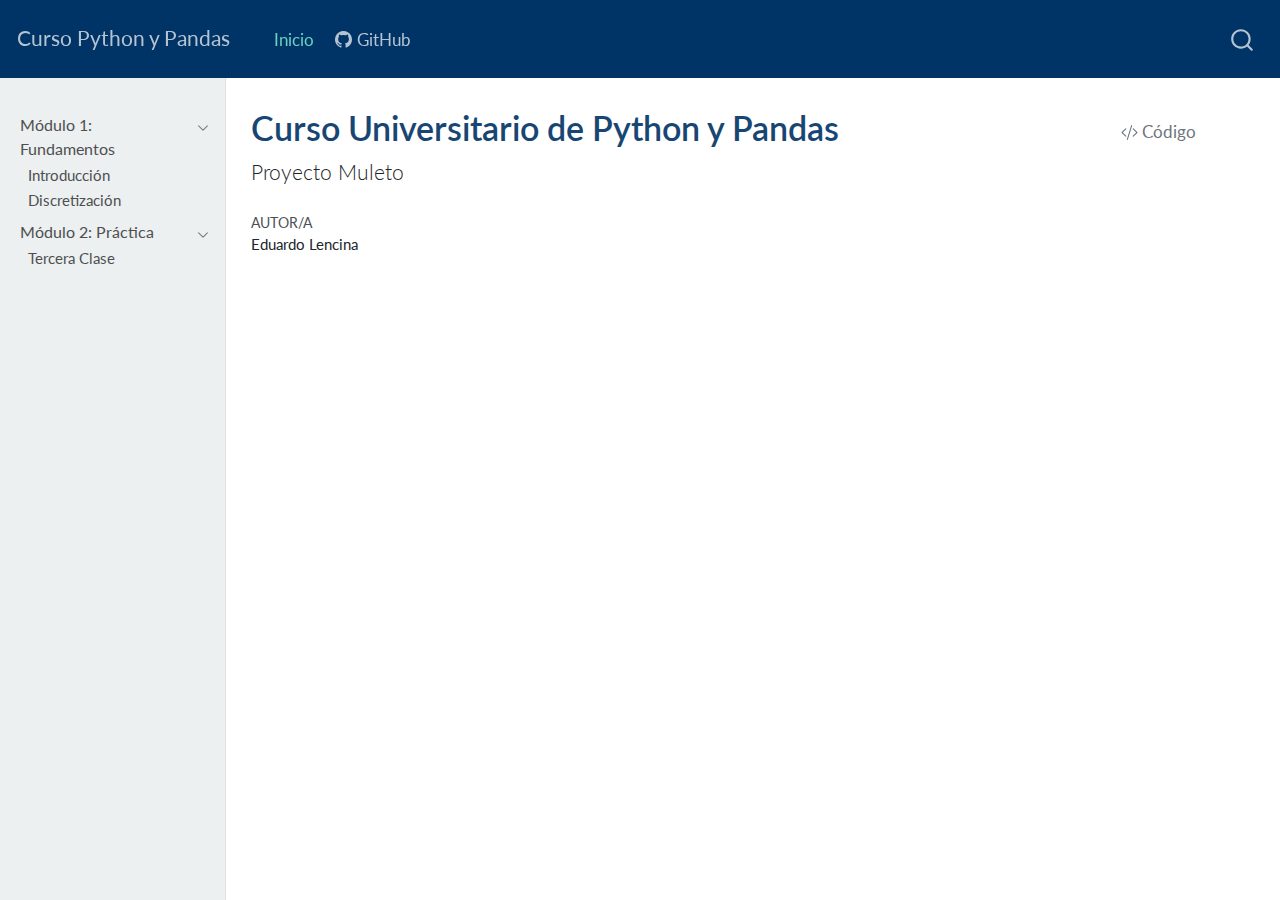
<file: docs/index.html>
<!DOCTYPE html>
<html xmlns="http://www.w3.org/1999/xhtml" lang="es" xml:lang="es"><head>

<meta charset="utf-8">
<meta name="generator" content="quarto-1.3.450">

<meta name="viewport" content="width=device-width, initial-scale=1.0, user-scalable=yes">

<meta name="author" content="Eduardo Lencina">

<title>Curso Python y Pandas - Curso Universitario de Python y Pandas</title>
<style>
code{white-space: pre-wrap;}
span.smallcaps{font-variant: small-caps;}
div.columns{display: flex; gap: min(4vw, 1.5em);}
div.column{flex: auto; overflow-x: auto;}
div.hanging-indent{margin-left: 1.5em; text-indent: -1.5em;}
ul.task-list{list-style: none;}
ul.task-list li input[type="checkbox"] {
  width: 0.8em;
  margin: 0 0.8em 0.2em -1em; /* quarto-specific, see https://github.com/quarto-dev/quarto-cli/issues/4556 */ 
  vertical-align: middle;
}
/* CSS for syntax highlighting */
pre > code.sourceCode { white-space: pre; position: relative; }
pre > code.sourceCode > span { display: inline-block; line-height: 1.25; }
pre > code.sourceCode > span:empty { height: 1.2em; }
.sourceCode { overflow: visible; }
code.sourceCode > span { color: inherit; text-decoration: inherit; }
div.sourceCode { margin: 1em 0; }
pre.sourceCode { margin: 0; }
@media screen {
div.sourceCode { overflow: auto; }
}
@media print {
pre > code.sourceCode { white-space: pre-wrap; }
pre > code.sourceCode > span { text-indent: -5em; padding-left: 5em; }
}
pre.numberSource code
  { counter-reset: source-line 0; }
pre.numberSource code > span
  { position: relative; left: -4em; counter-increment: source-line; }
pre.numberSource code > span > a:first-child::before
  { content: counter(source-line);
    position: relative; left: -1em; text-align: right; vertical-align: baseline;
    border: none; display: inline-block;
    -webkit-touch-callout: none; -webkit-user-select: none;
    -khtml-user-select: none; -moz-user-select: none;
    -ms-user-select: none; user-select: none;
    padding: 0 4px; width: 4em;
  }
pre.numberSource { margin-left: 3em;  padding-left: 4px; }
div.sourceCode
  {   }
@media screen {
pre > code.sourceCode > span > a:first-child::before { text-decoration: underline; }
}
</style>


<script src="site_libs/quarto-nav/quarto-nav.js"></script>
<script src="site_libs/quarto-nav/headroom.min.js"></script>
<script src="site_libs/clipboard/clipboard.min.js"></script>
<script src="site_libs/quarto-search/autocomplete.umd.js"></script>
<script src="site_libs/quarto-search/fuse.min.js"></script>
<script src="site_libs/quarto-search/quarto-search.js"></script>
<meta name="quarto:offset" content="./">
<script src="site_libs/quarto-html/quarto.js"></script>
<script src="site_libs/quarto-html/popper.min.js"></script>
<script src="site_libs/quarto-html/tippy.umd.min.js"></script>
<script src="site_libs/quarto-html/anchor.min.js"></script>
<link href="site_libs/quarto-html/tippy.css" rel="stylesheet">
<link href="site_libs/quarto-html/quarto-syntax-highlighting.css" rel="stylesheet" id="quarto-text-highlighting-styles">
<script src="site_libs/bootstrap/bootstrap.min.js"></script>
<link href="site_libs/bootstrap/bootstrap-icons.css" rel="stylesheet">
<link href="site_libs/bootstrap/bootstrap.min.css" rel="stylesheet" id="quarto-bootstrap" data-mode="light">
<script id="quarto-search-options" type="application/json">{
  "location": "navbar",
  "copy-button": false,
  "collapse-after": 3,
  "panel-placement": "end",
  "type": "overlay",
  "limit": 20,
  "language": {
    "search-no-results-text": "Sin resultados",
    "search-matching-documents-text": "documentos encontrados",
    "search-copy-link-title": "Copiar el enlace en la búsqueda",
    "search-hide-matches-text": "Ocultar resultados adicionales",
    "search-more-match-text": "resultado adicional en este documento",
    "search-more-matches-text": "resultados adicionales en este documento",
    "search-clear-button-title": "Borrar",
    "search-detached-cancel-button-title": "Cancelar",
    "search-submit-button-title": "Enviar",
    "search-label": "Buscar"
  }
}</script>


<link rel="stylesheet" href="styles.css">
</head>

<body class="nav-sidebar docked nav-fixed fullcontent">

<div id="quarto-search-results"></div>
  <header id="quarto-header" class="headroom fixed-top">
    <nav class="navbar navbar-expand-lg navbar-dark ">
      <div class="navbar-container container-fluid">
      <div class="navbar-brand-container">
    <a class="navbar-brand" href="./index.html">
    <span class="navbar-title">Curso Python y Pandas</span>
    </a>
  </div>
            <div id="quarto-search" class="" title="Buscar"></div>
          <button class="navbar-toggler" type="button" data-bs-toggle="collapse" data-bs-target="#navbarCollapse" aria-controls="navbarCollapse" aria-expanded="false" aria-label="Navegación de palanca" onclick="if (window.quartoToggleHeadroom) { window.quartoToggleHeadroom(); }">
  <span class="navbar-toggler-icon"></span>
</button>
          <div class="collapse navbar-collapse" id="navbarCollapse">
            <ul class="navbar-nav navbar-nav-scroll me-auto">
  <li class="nav-item">
    <a class="nav-link active" href="./index.html" rel="" target="" aria-current="page">
 <span class="menu-text">Inicio</span></a>
  </li>  
  <li class="nav-item">
    <a class="nav-link" href="https://github.com/EduardoQuantum/Python" rel="" target=""><i class="bi bi-github" role="img">
</i> 
 <span class="menu-text">GitHub</span></a>
  </li>  
</ul>
            <div class="quarto-navbar-tools ms-auto">
</div>
          </div> <!-- /navcollapse -->
      </div> <!-- /container-fluid -->
    </nav>
  <nav class="quarto-secondary-nav">
    <div class="container-fluid d-flex">
      <button type="button" class="quarto-btn-toggle btn" data-bs-toggle="collapse" data-bs-target="#quarto-sidebar,#quarto-sidebar-glass" aria-controls="quarto-sidebar" aria-expanded="false" aria-label="Alternar barra lateral" onclick="if (window.quartoToggleHeadroom) { window.quartoToggleHeadroom(); }">
        <i class="bi bi-layout-text-sidebar-reverse"></i>
      </button>
      <nav class="quarto-page-breadcrumbs" aria-label="breadcrumb"><ol class="breadcrumb"><li class="breadcrumb-item">Curso Universitario de Python y Pandas</li></ol></nav>
      <a class="flex-grow-1" role="button" data-bs-toggle="collapse" data-bs-target="#quarto-sidebar,#quarto-sidebar-glass" aria-controls="quarto-sidebar" aria-expanded="false" aria-label="Alternar barra lateral" onclick="if (window.quartoToggleHeadroom) { window.quartoToggleHeadroom(); }">      
      </a>
    </div>
  </nav>
</header>
<!-- content -->
<div id="quarto-content" class="quarto-container page-columns page-rows-contents page-layout-article page-navbar">
<!-- sidebar -->
  <nav id="quarto-sidebar" class="sidebar collapse collapse-horizontal sidebar-navigation docked overflow-auto">
    <div class="sidebar-menu-container"> 
    <ul class="list-unstyled mt-1">
        <li class="sidebar-item sidebar-item-section">
      <div class="sidebar-item-container"> 
            <a class="sidebar-item-text sidebar-link text-start" data-bs-toggle="collapse" data-bs-target="#quarto-sidebar-section-1" aria-expanded="true">
 <span class="menu-text">Módulo 1: Fundamentos</span></a>
          <a class="sidebar-item-toggle text-start" data-bs-toggle="collapse" data-bs-target="#quarto-sidebar-section-1" aria-expanded="true" aria-label="Alternar sección">
            <i class="bi bi-chevron-right ms-2"></i>
          </a> 
      </div>
      <ul id="quarto-sidebar-section-1" class="collapse list-unstyled sidebar-section depth1 show">  
          <li class="sidebar-item">
  <div class="sidebar-item-container"> 
  <a href="./clase_01.html" class="sidebar-item-text sidebar-link">
 <span class="menu-text">Introducción</span></a>
  </div>
</li>
          <li class="sidebar-item">
  <div class="sidebar-item-container"> 
  <a href="./clase_02.html" class="sidebar-item-text sidebar-link">
 <span class="menu-text">Discretización</span></a>
  </div>
</li>
      </ul>
  </li>
        <li class="sidebar-item sidebar-item-section">
      <div class="sidebar-item-container"> 
            <a class="sidebar-item-text sidebar-link text-start" data-bs-toggle="collapse" data-bs-target="#quarto-sidebar-section-2" aria-expanded="true">
 <span class="menu-text">Módulo 2: Práctica</span></a>
          <a class="sidebar-item-toggle text-start" data-bs-toggle="collapse" data-bs-target="#quarto-sidebar-section-2" aria-expanded="true" aria-label="Alternar sección">
            <i class="bi bi-chevron-right ms-2"></i>
          </a> 
      </div>
      <ul id="quarto-sidebar-section-2" class="collapse list-unstyled sidebar-section depth1 show">  
          <li class="sidebar-item">
  <div class="sidebar-item-container"> 
  <a href="./clase_03.html" class="sidebar-item-text sidebar-link">
 <span class="menu-text">Tercera Clase</span></a>
  </div>
</li>
      </ul>
  </li>
    </ul>
    </div>
</nav>
<div id="quarto-sidebar-glass" data-bs-toggle="collapse" data-bs-target="#quarto-sidebar,#quarto-sidebar-glass"></div>
<!-- margin-sidebar -->
    
<!-- main -->
<main class="content" id="quarto-document-content">

<header id="title-block-header" class="quarto-title-block default">
<div class="quarto-title">
<div class="quarto-title-block"><div><h1 class="title">Curso Universitario de Python y Pandas</h1><button type="button" class="btn code-tools-button" id="quarto-code-tools-source"><i class="bi"></i> Código</button></div></div>
<p class="subtitle lead">Proyecto Muleto</p>
</div>



<div class="quarto-title-meta">

    <div>
    <div class="quarto-title-meta-heading">Autor/a</div>
    <div class="quarto-title-meta-contents">
             <p>Eduardo Lencina </p>
          </div>
  </div>
    
  
    
  </div>
  

</header>

<style>
  h1, h2, h3 { color: #003366 !important; }
  .callout-header { background-color: #003366 !important; color: white !important; }
</style>


<!-- -->


</main> <!-- /main -->
<script id="quarto-html-after-body" type="application/javascript">
window.document.addEventListener("DOMContentLoaded", function (event) {
  const toggleBodyColorMode = (bsSheetEl) => {
    const mode = bsSheetEl.getAttribute("data-mode");
    const bodyEl = window.document.querySelector("body");
    if (mode === "dark") {
      bodyEl.classList.add("quarto-dark");
      bodyEl.classList.remove("quarto-light");
    } else {
      bodyEl.classList.add("quarto-light");
      bodyEl.classList.remove("quarto-dark");
    }
  }
  const toggleBodyColorPrimary = () => {
    const bsSheetEl = window.document.querySelector("link#quarto-bootstrap");
    if (bsSheetEl) {
      toggleBodyColorMode(bsSheetEl);
    }
  }
  toggleBodyColorPrimary();  
  const icon = "";
  const anchorJS = new window.AnchorJS();
  anchorJS.options = {
    placement: 'right',
    icon: icon
  };
  anchorJS.add('.anchored');
  const isCodeAnnotation = (el) => {
    for (const clz of el.classList) {
      if (clz.startsWith('code-annotation-')) {                     
        return true;
      }
    }
    return false;
  }
  const clipboard = new window.ClipboardJS('.code-copy-button', {
    text: function(trigger) {
      const codeEl = trigger.previousElementSibling.cloneNode(true);
      for (const childEl of codeEl.children) {
        if (isCodeAnnotation(childEl)) {
          childEl.remove();
        }
      }
      return codeEl.innerText;
    }
  });
  clipboard.on('success', function(e) {
    // button target
    const button = e.trigger;
    // don't keep focus
    button.blur();
    // flash "checked"
    button.classList.add('code-copy-button-checked');
    var currentTitle = button.getAttribute("title");
    button.setAttribute("title", "Copiado");
    let tooltip;
    if (window.bootstrap) {
      button.setAttribute("data-bs-toggle", "tooltip");
      button.setAttribute("data-bs-placement", "left");
      button.setAttribute("data-bs-title", "Copiado");
      tooltip = new bootstrap.Tooltip(button, 
        { trigger: "manual", 
          customClass: "code-copy-button-tooltip",
          offset: [0, -8]});
      tooltip.show();    
    }
    setTimeout(function() {
      if (tooltip) {
        tooltip.hide();
        button.removeAttribute("data-bs-title");
        button.removeAttribute("data-bs-toggle");
        button.removeAttribute("data-bs-placement");
      }
      button.setAttribute("title", currentTitle);
      button.classList.remove('code-copy-button-checked');
    }, 1000);
    // clear code selection
    e.clearSelection();
  });
  const viewSource = window.document.getElementById('quarto-view-source') ||
                     window.document.getElementById('quarto-code-tools-source');
  if (viewSource) {
    const sourceUrl = viewSource.getAttribute("data-quarto-source-url");
    viewSource.addEventListener("click", function(e) {
      if (sourceUrl) {
        // rstudio viewer pane
        if (/\bcapabilities=\b/.test(window.location)) {
          window.open(sourceUrl);
        } else {
          window.location.href = sourceUrl;
        }
      } else {
        const modal = new bootstrap.Modal(document.getElementById('quarto-embedded-source-code-modal'));
        modal.show();
      }
      return false;
    });
  }
  function toggleCodeHandler(show) {
    return function(e) {
      const detailsSrc = window.document.querySelectorAll(".cell > details > .sourceCode");
      for (let i=0; i<detailsSrc.length; i++) {
        const details = detailsSrc[i].parentElement;
        if (show) {
          details.open = true;
        } else {
          details.removeAttribute("open");
        }
      }
      const cellCodeDivs = window.document.querySelectorAll(".cell > .sourceCode");
      const fromCls = show ? "hidden" : "unhidden";
      const toCls = show ? "unhidden" : "hidden";
      for (let i=0; i<cellCodeDivs.length; i++) {
        const codeDiv = cellCodeDivs[i];
        if (codeDiv.classList.contains(fromCls)) {
          codeDiv.classList.remove(fromCls);
          codeDiv.classList.add(toCls);
        } 
      }
      return false;
    }
  }
  const hideAllCode = window.document.getElementById("quarto-hide-all-code");
  if (hideAllCode) {
    hideAllCode.addEventListener("click", toggleCodeHandler(false));
  }
  const showAllCode = window.document.getElementById("quarto-show-all-code");
  if (showAllCode) {
    showAllCode.addEventListener("click", toggleCodeHandler(true));
  }
  function tippyHover(el, contentFn) {
    const config = {
      allowHTML: true,
      content: contentFn,
      maxWidth: 500,
      delay: 100,
      arrow: false,
      appendTo: function(el) {
          return el.parentElement;
      },
      interactive: true,
      interactiveBorder: 10,
      theme: 'quarto',
      placement: 'bottom-start'
    };
    window.tippy(el, config); 
  }
  const noterefs = window.document.querySelectorAll('a[role="doc-noteref"]');
  for (var i=0; i<noterefs.length; i++) {
    const ref = noterefs[i];
    tippyHover(ref, function() {
      // use id or data attribute instead here
      let href = ref.getAttribute('data-footnote-href') || ref.getAttribute('href');
      try { href = new URL(href).hash; } catch {}
      const id = href.replace(/^#\/?/, "");
      const note = window.document.getElementById(id);
      return note.innerHTML;
    });
  }
      let selectedAnnoteEl;
      const selectorForAnnotation = ( cell, annotation) => {
        let cellAttr = 'data-code-cell="' + cell + '"';
        let lineAttr = 'data-code-annotation="' +  annotation + '"';
        const selector = 'span[' + cellAttr + '][' + lineAttr + ']';
        return selector;
      }
      const selectCodeLines = (annoteEl) => {
        const doc = window.document;
        const targetCell = annoteEl.getAttribute("data-target-cell");
        const targetAnnotation = annoteEl.getAttribute("data-target-annotation");
        const annoteSpan = window.document.querySelector(selectorForAnnotation(targetCell, targetAnnotation));
        const lines = annoteSpan.getAttribute("data-code-lines").split(",");
        const lineIds = lines.map((line) => {
          return targetCell + "-" + line;
        })
        let top = null;
        let height = null;
        let parent = null;
        if (lineIds.length > 0) {
            //compute the position of the single el (top and bottom and make a div)
            const el = window.document.getElementById(lineIds[0]);
            top = el.offsetTop;
            height = el.offsetHeight;
            parent = el.parentElement.parentElement;
          if (lineIds.length > 1) {
            const lastEl = window.document.getElementById(lineIds[lineIds.length - 1]);
            const bottom = lastEl.offsetTop + lastEl.offsetHeight;
            height = bottom - top;
          }
          if (top !== null && height !== null && parent !== null) {
            // cook up a div (if necessary) and position it 
            let div = window.document.getElementById("code-annotation-line-highlight");
            if (div === null) {
              div = window.document.createElement("div");
              div.setAttribute("id", "code-annotation-line-highlight");
              div.style.position = 'absolute';
              parent.appendChild(div);
            }
            div.style.top = top - 2 + "px";
            div.style.height = height + 4 + "px";
            let gutterDiv = window.document.getElementById("code-annotation-line-highlight-gutter");
            if (gutterDiv === null) {
              gutterDiv = window.document.createElement("div");
              gutterDiv.setAttribute("id", "code-annotation-line-highlight-gutter");
              gutterDiv.style.position = 'absolute';
              const codeCell = window.document.getElementById(targetCell);
              const gutter = codeCell.querySelector('.code-annotation-gutter');
              gutter.appendChild(gutterDiv);
            }
            gutterDiv.style.top = top - 2 + "px";
            gutterDiv.style.height = height + 4 + "px";
          }
          selectedAnnoteEl = annoteEl;
        }
      };
      const unselectCodeLines = () => {
        const elementsIds = ["code-annotation-line-highlight", "code-annotation-line-highlight-gutter"];
        elementsIds.forEach((elId) => {
          const div = window.document.getElementById(elId);
          if (div) {
            div.remove();
          }
        });
        selectedAnnoteEl = undefined;
      };
      // Attach click handler to the DT
      const annoteDls = window.document.querySelectorAll('dt[data-target-cell]');
      for (const annoteDlNode of annoteDls) {
        annoteDlNode.addEventListener('click', (event) => {
          const clickedEl = event.target;
          if (clickedEl !== selectedAnnoteEl) {
            unselectCodeLines();
            const activeEl = window.document.querySelector('dt[data-target-cell].code-annotation-active');
            if (activeEl) {
              activeEl.classList.remove('code-annotation-active');
            }
            selectCodeLines(clickedEl);
            clickedEl.classList.add('code-annotation-active');
          } else {
            // Unselect the line
            unselectCodeLines();
            clickedEl.classList.remove('code-annotation-active');
          }
        });
      }
  const findCites = (el) => {
    const parentEl = el.parentElement;
    if (parentEl) {
      const cites = parentEl.dataset.cites;
      if (cites) {
        return {
          el,
          cites: cites.split(' ')
        };
      } else {
        return findCites(el.parentElement)
      }
    } else {
      return undefined;
    }
  };
  var bibliorefs = window.document.querySelectorAll('a[role="doc-biblioref"]');
  for (var i=0; i<bibliorefs.length; i++) {
    const ref = bibliorefs[i];
    const citeInfo = findCites(ref);
    if (citeInfo) {
      tippyHover(citeInfo.el, function() {
        var popup = window.document.createElement('div');
        citeInfo.cites.forEach(function(cite) {
          var citeDiv = window.document.createElement('div');
          citeDiv.classList.add('hanging-indent');
          citeDiv.classList.add('csl-entry');
          var biblioDiv = window.document.getElementById('ref-' + cite);
          if (biblioDiv) {
            citeDiv.innerHTML = biblioDiv.innerHTML;
          }
          popup.appendChild(citeDiv);
        });
        return popup.innerHTML;
      });
    }
  }
});
</script><div class="modal fade" id="quarto-embedded-source-code-modal" tabindex="-1" aria-labelledby="quarto-embedded-source-code-modal-label" aria-hidden="true"><div class="modal-dialog modal-dialog-scrollable"><div class="modal-content"><div class="modal-header"><h5 class="modal-title" id="quarto-embedded-source-code-modal-label">Ejecutar el código</h5><button class="btn-close" data-bs-dismiss="modal"></button></div><div class="modal-body"><div class="">
<div class="sourceCode" id="cb1" data-shortcodes="false"><pre class="sourceCode markdown code-with-copy"><code class="sourceCode markdown"><span id="cb1-1"><a href="#cb1-1" aria-hidden="true" tabindex="-1"></a><span class="co">---</span></span>
<span id="cb1-2"><a href="#cb1-2" aria-hidden="true" tabindex="-1"></a><span class="an">title:</span><span class="co"> "Curso Universitario de Python y Pandas"</span></span>
<span id="cb1-3"><a href="#cb1-3" aria-hidden="true" tabindex="-1"></a><span class="an">subtitle:</span><span class="co"> "Proyecto Muleto"</span></span>
<span id="cb1-4"><a href="#cb1-4" aria-hidden="true" tabindex="-1"></a><span class="an">author:</span><span class="co"> "Eduardo Lencina"</span></span>
<span id="cb1-5"><a href="#cb1-5" aria-hidden="true" tabindex="-1"></a><span class="an">lang:</span><span class="co"> es</span></span>
<span id="cb1-6"><a href="#cb1-6" aria-hidden="true" tabindex="-1"></a><span class="an">format:</span></span>
<span id="cb1-7"><a href="#cb1-7" aria-hidden="true" tabindex="-1"></a><span class="co">  html:</span></span>
<span id="cb1-8"><a href="#cb1-8" aria-hidden="true" tabindex="-1"></a><span class="co">    theme: flatly</span></span>
<span id="cb1-9"><a href="#cb1-9" aria-hidden="true" tabindex="-1"></a><span class="co">    toc: false</span></span>
<span id="cb1-10"><a href="#cb1-10" aria-hidden="true" tabindex="-1"></a><span class="co">---</span></span>
<span id="cb1-11"><a href="#cb1-11" aria-hidden="true" tabindex="-1"></a></span>
<span id="cb1-12"><a href="#cb1-12" aria-hidden="true" tabindex="-1"></a><span class="in">```{=html}</span></span>
<span id="cb1-13"><a href="#cb1-13" aria-hidden="true" tabindex="-1"></a><span class="in">&lt;style&gt;</span></span>
<span id="cb1-14"><a href="#cb1-14" aria-hidden="true" tabindex="-1"></a><span class="in">  h1, h2, h3 { color: #003366 !important; }</span></span>
<span id="cb1-15"><a href="#cb1-15" aria-hidden="true" tabindex="-1"></a><span class="in">  .callout-header { background-color: #003366 !important; color: white !important; }</span></span>
<span id="cb1-16"><a href="#cb1-16" aria-hidden="true" tabindex="-1"></a><span class="in">&lt;/style&gt;</span></span></code><button title="Copiar al portapapeles" class="code-copy-button"><i class="bi"></i></button></pre></div>
</div></div></div></div></div>
</div> <!-- /content -->



</body></html>
</file>
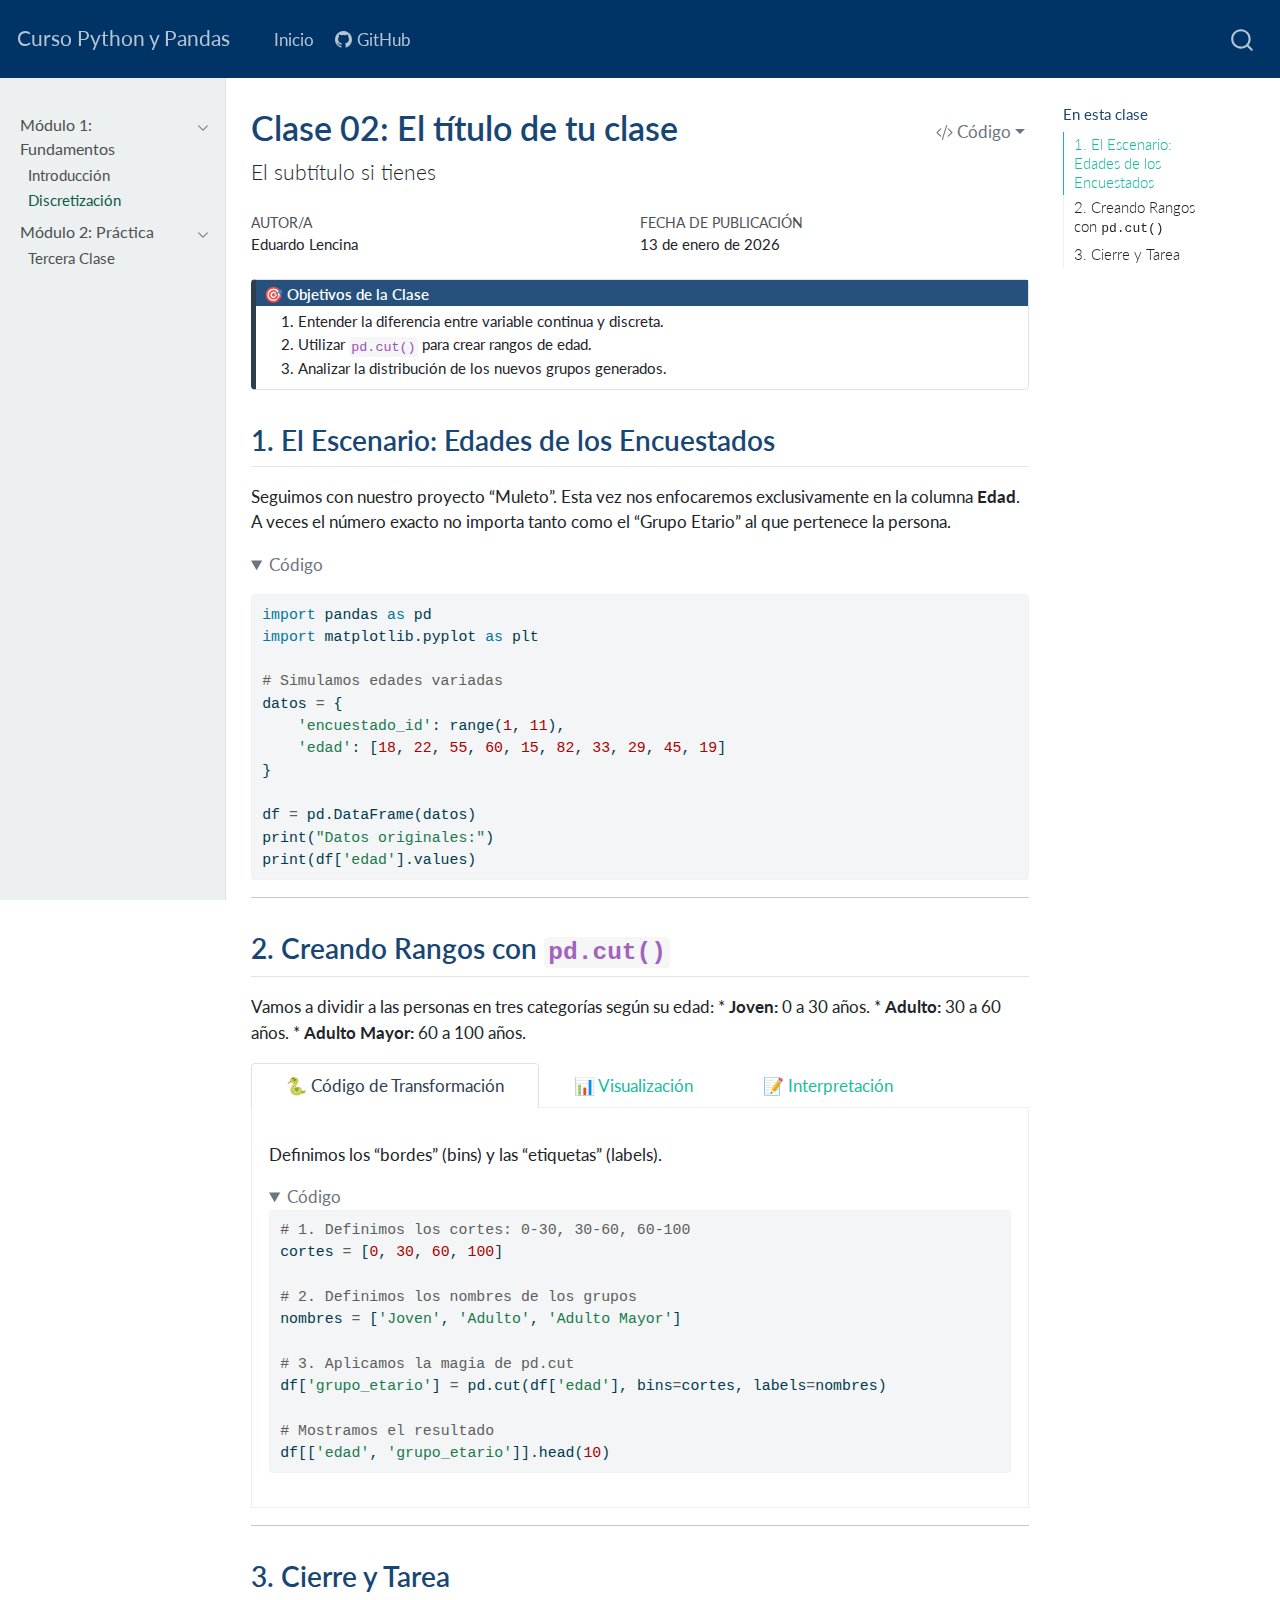
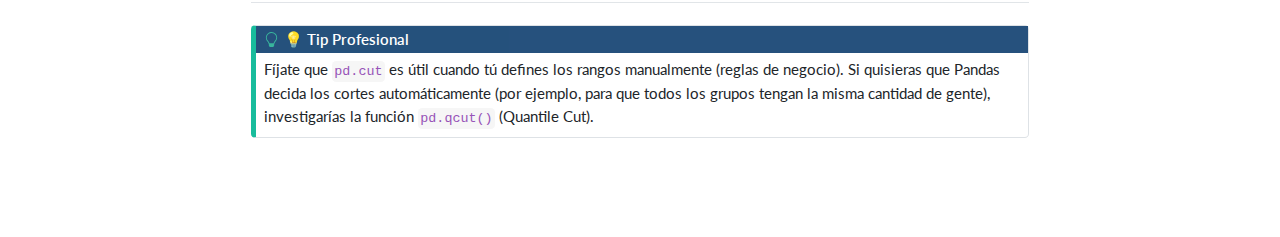
<file: docs/clase_02.html>
<!DOCTYPE html>
<html xmlns="http://www.w3.org/1999/xhtml" lang="es" xml:lang="es"><head>

<meta charset="utf-8">
<meta name="generator" content="quarto-1.3.450">

<meta name="viewport" content="width=device-width, initial-scale=1.0, user-scalable=yes">

<meta name="author" content="Eduardo Lencina">

<title>Curso Python y Pandas - Clase 02: El título de tu clase</title>
<style>
code{white-space: pre-wrap;}
span.smallcaps{font-variant: small-caps;}
div.columns{display: flex; gap: min(4vw, 1.5em);}
div.column{flex: auto; overflow-x: auto;}
div.hanging-indent{margin-left: 1.5em; text-indent: -1.5em;}
ul.task-list{list-style: none;}
ul.task-list li input[type="checkbox"] {
  width: 0.8em;
  margin: 0 0.8em 0.2em -1em; /* quarto-specific, see https://github.com/quarto-dev/quarto-cli/issues/4556 */ 
  vertical-align: middle;
}
/* CSS for syntax highlighting */
pre > code.sourceCode { white-space: pre; position: relative; }
pre > code.sourceCode > span { display: inline-block; line-height: 1.25; }
pre > code.sourceCode > span:empty { height: 1.2em; }
.sourceCode { overflow: visible; }
code.sourceCode > span { color: inherit; text-decoration: inherit; }
div.sourceCode { margin: 1em 0; }
pre.sourceCode { margin: 0; }
@media screen {
div.sourceCode { overflow: auto; }
}
@media print {
pre > code.sourceCode { white-space: pre-wrap; }
pre > code.sourceCode > span { text-indent: -5em; padding-left: 5em; }
}
pre.numberSource code
  { counter-reset: source-line 0; }
pre.numberSource code > span
  { position: relative; left: -4em; counter-increment: source-line; }
pre.numberSource code > span > a:first-child::before
  { content: counter(source-line);
    position: relative; left: -1em; text-align: right; vertical-align: baseline;
    border: none; display: inline-block;
    -webkit-touch-callout: none; -webkit-user-select: none;
    -khtml-user-select: none; -moz-user-select: none;
    -ms-user-select: none; user-select: none;
    padding: 0 4px; width: 4em;
  }
pre.numberSource { margin-left: 3em;  padding-left: 4px; }
div.sourceCode
  {   }
@media screen {
pre > code.sourceCode > span > a:first-child::before { text-decoration: underline; }
}
</style>


<script src="site_libs/quarto-nav/quarto-nav.js"></script>
<script src="site_libs/quarto-nav/headroom.min.js"></script>
<script src="site_libs/clipboard/clipboard.min.js"></script>
<script src="site_libs/quarto-search/autocomplete.umd.js"></script>
<script src="site_libs/quarto-search/fuse.min.js"></script>
<script src="site_libs/quarto-search/quarto-search.js"></script>
<meta name="quarto:offset" content="./">
<script src="site_libs/quarto-html/quarto.js"></script>
<script src="site_libs/quarto-html/popper.min.js"></script>
<script src="site_libs/quarto-html/tippy.umd.min.js"></script>
<script src="site_libs/quarto-html/anchor.min.js"></script>
<link href="site_libs/quarto-html/tippy.css" rel="stylesheet">
<link href="site_libs/quarto-html/quarto-syntax-highlighting.css" rel="stylesheet" id="quarto-text-highlighting-styles">
<script src="site_libs/bootstrap/bootstrap.min.js"></script>
<link href="site_libs/bootstrap/bootstrap-icons.css" rel="stylesheet">
<link href="site_libs/bootstrap/bootstrap.min.css" rel="stylesheet" id="quarto-bootstrap" data-mode="light">
<script id="quarto-search-options" type="application/json">{
  "location": "navbar",
  "copy-button": false,
  "collapse-after": 3,
  "panel-placement": "end",
  "type": "overlay",
  "limit": 20,
  "language": {
    "search-no-results-text": "Sin resultados",
    "search-matching-documents-text": "documentos encontrados",
    "search-copy-link-title": "Copiar el enlace en la búsqueda",
    "search-hide-matches-text": "Ocultar resultados adicionales",
    "search-more-match-text": "resultado adicional en este documento",
    "search-more-matches-text": "resultados adicionales en este documento",
    "search-clear-button-title": "Borrar",
    "search-detached-cancel-button-title": "Cancelar",
    "search-submit-button-title": "Enviar",
    "search-label": "Buscar"
  }
}</script>


<link rel="stylesheet" href="styles.css">
</head>

<body class="nav-sidebar docked nav-fixed">

<div id="quarto-search-results"></div>
  <header id="quarto-header" class="headroom fixed-top">
    <nav class="navbar navbar-expand-lg navbar-dark ">
      <div class="navbar-container container-fluid">
      <div class="navbar-brand-container">
    <a class="navbar-brand" href="./index.html">
    <span class="navbar-title">Curso Python y Pandas</span>
    </a>
  </div>
            <div id="quarto-search" class="" title="Buscar"></div>
          <button class="navbar-toggler" type="button" data-bs-toggle="collapse" data-bs-target="#navbarCollapse" aria-controls="navbarCollapse" aria-expanded="false" aria-label="Navegación de palanca" onclick="if (window.quartoToggleHeadroom) { window.quartoToggleHeadroom(); }">
  <span class="navbar-toggler-icon"></span>
</button>
          <div class="collapse navbar-collapse" id="navbarCollapse">
            <ul class="navbar-nav navbar-nav-scroll me-auto">
  <li class="nav-item">
    <a class="nav-link" href="./index.html" rel="" target="">
 <span class="menu-text">Inicio</span></a>
  </li>  
  <li class="nav-item">
    <a class="nav-link" href="https://github.com/EduardoQuantum/Python" rel="" target=""><i class="bi bi-github" role="img">
</i> 
 <span class="menu-text">GitHub</span></a>
  </li>  
</ul>
            <div class="quarto-navbar-tools ms-auto">
</div>
          </div> <!-- /navcollapse -->
      </div> <!-- /container-fluid -->
    </nav>
  <nav class="quarto-secondary-nav">
    <div class="container-fluid d-flex">
      <button type="button" class="quarto-btn-toggle btn" data-bs-toggle="collapse" data-bs-target="#quarto-sidebar,#quarto-sidebar-glass" aria-controls="quarto-sidebar" aria-expanded="false" aria-label="Alternar barra lateral" onclick="if (window.quartoToggleHeadroom) { window.quartoToggleHeadroom(); }">
        <i class="bi bi-layout-text-sidebar-reverse"></i>
      </button>
      <nav class="quarto-page-breadcrumbs" aria-label="breadcrumb"><ol class="breadcrumb"><li class="breadcrumb-item"><a href="./clase_01.html">Módulo 1: Fundamentos</a></li><li class="breadcrumb-item"><a href="./clase_02.html">Discretización</a></li></ol></nav>
      <a class="flex-grow-1" role="button" data-bs-toggle="collapse" data-bs-target="#quarto-sidebar,#quarto-sidebar-glass" aria-controls="quarto-sidebar" aria-expanded="false" aria-label="Alternar barra lateral" onclick="if (window.quartoToggleHeadroom) { window.quartoToggleHeadroom(); }">      
      </a>
    </div>
  </nav>
</header>
<!-- content -->
<div id="quarto-content" class="quarto-container page-columns page-rows-contents page-layout-article page-navbar">
<!-- sidebar -->
  <nav id="quarto-sidebar" class="sidebar collapse collapse-horizontal sidebar-navigation docked overflow-auto">
    <div class="sidebar-menu-container"> 
    <ul class="list-unstyled mt-1">
        <li class="sidebar-item sidebar-item-section">
      <div class="sidebar-item-container"> 
            <a class="sidebar-item-text sidebar-link text-start" data-bs-toggle="collapse" data-bs-target="#quarto-sidebar-section-1" aria-expanded="true">
 <span class="menu-text">Módulo 1: Fundamentos</span></a>
          <a class="sidebar-item-toggle text-start" data-bs-toggle="collapse" data-bs-target="#quarto-sidebar-section-1" aria-expanded="true" aria-label="Alternar sección">
            <i class="bi bi-chevron-right ms-2"></i>
          </a> 
      </div>
      <ul id="quarto-sidebar-section-1" class="collapse list-unstyled sidebar-section depth1 show">  
          <li class="sidebar-item">
  <div class="sidebar-item-container"> 
  <a href="./clase_01.html" class="sidebar-item-text sidebar-link">
 <span class="menu-text">Introducción</span></a>
  </div>
</li>
          <li class="sidebar-item">
  <div class="sidebar-item-container"> 
  <a href="./clase_02.html" class="sidebar-item-text sidebar-link active">
 <span class="menu-text">Discretización</span></a>
  </div>
</li>
      </ul>
  </li>
        <li class="sidebar-item sidebar-item-section">
      <div class="sidebar-item-container"> 
            <a class="sidebar-item-text sidebar-link text-start" data-bs-toggle="collapse" data-bs-target="#quarto-sidebar-section-2" aria-expanded="true">
 <span class="menu-text">Módulo 2: Práctica</span></a>
          <a class="sidebar-item-toggle text-start" data-bs-toggle="collapse" data-bs-target="#quarto-sidebar-section-2" aria-expanded="true" aria-label="Alternar sección">
            <i class="bi bi-chevron-right ms-2"></i>
          </a> 
      </div>
      <ul id="quarto-sidebar-section-2" class="collapse list-unstyled sidebar-section depth1 show">  
          <li class="sidebar-item">
  <div class="sidebar-item-container"> 
  <a href="./clase_03.html" class="sidebar-item-text sidebar-link">
 <span class="menu-text">Tercera Clase</span></a>
  </div>
</li>
      </ul>
  </li>
    </ul>
    </div>
</nav>
<div id="quarto-sidebar-glass" data-bs-toggle="collapse" data-bs-target="#quarto-sidebar,#quarto-sidebar-glass"></div>
<!-- margin-sidebar -->
    <div id="quarto-margin-sidebar" class="sidebar margin-sidebar">
        <nav id="TOC" role="doc-toc" class="toc-active">
    <h2 id="toc-title">En esta clase</h2>
   
  <ul>
  <li><a href="#el-escenario-edades-de-los-encuestados" id="toc-el-escenario-edades-de-los-encuestados" class="nav-link active" data-scroll-target="#el-escenario-edades-de-los-encuestados">1. El Escenario: Edades de los Encuestados</a></li>
  <li><a href="#creando-rangos-con-pd.cut" id="toc-creando-rangos-con-pd.cut" class="nav-link" data-scroll-target="#creando-rangos-con-pd.cut">2. Creando Rangos con <code>pd.cut()</code></a></li>
  <li><a href="#cierre-y-tarea" id="toc-cierre-y-tarea" class="nav-link" data-scroll-target="#cierre-y-tarea">3. Cierre y Tarea</a></li>
  </ul>
</nav>
    </div>
<!-- main -->
<main class="content" id="quarto-document-content">

<header id="title-block-header" class="quarto-title-block default">
<div class="quarto-title">
<div class="quarto-title-block"><div><h1 class="title">Clase 02: El título de tu clase</h1><button type="button" class="btn code-tools-button dropdown-toggle" id="quarto-code-tools-menu" data-bs-toggle="dropdown" aria-expanded="false"><i class="bi"></i> Código</button><ul class="dropdown-menu dropdown-menu-end" aria-labelelledby="quarto-code-tools-menu"><li><a id="quarto-show-all-code" class="dropdown-item" href="javascript:void(0)" role="button">Mostrar todo el código</a></li><li><a id="quarto-hide-all-code" class="dropdown-item" href="javascript:void(0)" role="button">Ocultar todo el código</a></li></ul></div></div>
<p class="subtitle lead">El subtítulo si tienes</p>
</div>



<div class="quarto-title-meta">

    <div>
    <div class="quarto-title-meta-heading">Autor/a</div>
    <div class="quarto-title-meta-contents">
             <p>Eduardo Lencina </p>
          </div>
  </div>
    
    <div>
    <div class="quarto-title-meta-heading">Fecha de publicación</div>
    <div class="quarto-title-meta-contents">
      <p class="date">13 de enero de 2026</p>
    </div>
  </div>
  
    
  </div>
  

</header>

<div class="callout callout-style-default callout-note no-icon callout-titled">
<div class="callout-header d-flex align-content-center">
<div class="callout-icon-container">
<i class="callout-icon no-icon"></i>
</div>
<div class="callout-title-container flex-fill">
🎯 Objetivos de la Clase
</div>
</div>
<div class="callout-body-container callout-body">
<ol type="1">
<li>Entender la diferencia entre variable continua y discreta.</li>
<li>Utilizar <code>pd.cut()</code> para crear rangos de edad.</li>
<li>Analizar la distribución de los nuevos grupos generados.</li>
</ol>
</div>
</div>
<section id="el-escenario-edades-de-los-encuestados" class="level2">
<h2 class="anchored" data-anchor-id="el-escenario-edades-de-los-encuestados">1. El Escenario: Edades de los Encuestados</h2>
<p>Seguimos con nuestro proyecto “Muleto”. Esta vez nos enfocaremos exclusivamente en la columna <strong>Edad</strong>. A veces el número exacto no importa tanto como el “Grupo Etario” al que pertenece la persona.</p>
<div id="cargar-datos-c2" class="cell" data-vscode="{&quot;languageId&quot;:&quot;python&quot;}">
<details open="">
<summary>Código</summary>
<div class="sourceCode cell-code" id="cb1"><pre class="sourceCode python code-with-copy"><code class="sourceCode python"><span id="cb1-1"><a href="#cb1-1" aria-hidden="true" tabindex="-1"></a><span class="im">import</span> pandas <span class="im">as</span> pd</span>
<span id="cb1-2"><a href="#cb1-2" aria-hidden="true" tabindex="-1"></a><span class="im">import</span> matplotlib.pyplot <span class="im">as</span> plt</span>
<span id="cb1-3"><a href="#cb1-3" aria-hidden="true" tabindex="-1"></a></span>
<span id="cb1-4"><a href="#cb1-4" aria-hidden="true" tabindex="-1"></a><span class="co"># Simulamos edades variadas</span></span>
<span id="cb1-5"><a href="#cb1-5" aria-hidden="true" tabindex="-1"></a>datos <span class="op">=</span> {</span>
<span id="cb1-6"><a href="#cb1-6" aria-hidden="true" tabindex="-1"></a>    <span class="st">'encuestado_id'</span>: <span class="bu">range</span>(<span class="dv">1</span>, <span class="dv">11</span>),</span>
<span id="cb1-7"><a href="#cb1-7" aria-hidden="true" tabindex="-1"></a>    <span class="st">'edad'</span>: [<span class="dv">18</span>, <span class="dv">22</span>, <span class="dv">55</span>, <span class="dv">60</span>, <span class="dv">15</span>, <span class="dv">82</span>, <span class="dv">33</span>, <span class="dv">29</span>, <span class="dv">45</span>, <span class="dv">19</span>]</span>
<span id="cb1-8"><a href="#cb1-8" aria-hidden="true" tabindex="-1"></a>}</span>
<span id="cb1-9"><a href="#cb1-9" aria-hidden="true" tabindex="-1"></a></span>
<span id="cb1-10"><a href="#cb1-10" aria-hidden="true" tabindex="-1"></a>df <span class="op">=</span> pd.DataFrame(datos)</span>
<span id="cb1-11"><a href="#cb1-11" aria-hidden="true" tabindex="-1"></a><span class="bu">print</span>(<span class="st">"Datos originales:"</span>)</span>
<span id="cb1-12"><a href="#cb1-12" aria-hidden="true" tabindex="-1"></a><span class="bu">print</span>(df[<span class="st">'edad'</span>].values)</span></code><button title="Copiar al portapapeles" class="code-copy-button"><i class="bi"></i></button></pre></div>
</details>
</div>
<hr>
</section>
<section id="creando-rangos-con-pd.cut" class="level2">
<h2 class="anchored" data-anchor-id="creando-rangos-con-pd.cut">2. Creando Rangos con <code>pd.cut()</code></h2>
<p>Vamos a dividir a las personas en tres categorías según su edad: * <strong>Joven:</strong> 0 a 30 años. * <strong>Adulto:</strong> 30 a 60 años. * <strong>Adulto Mayor:</strong> 60 a 100 años.</p>
<div class="tabset-margin-container"></div><div class="panel-tabset">
<ul class="nav nav-tabs" role="tablist"><li class="nav-item" role="presentation"><a class="nav-link active" id="tabset-1-1-tab" data-bs-toggle="tab" data-bs-target="#tabset-1-1" role="tab" aria-controls="tabset-1-1" aria-selected="true" aria-current="page">🐍 Código de Transformación</a></li><li class="nav-item" role="presentation"><a class="nav-link" id="tabset-1-2-tab" data-bs-toggle="tab" data-bs-target="#tabset-1-2" role="tab" aria-controls="tabset-1-2" aria-selected="false">📊 Visualización</a></li><li class="nav-item" role="presentation"><a class="nav-link" id="tabset-1-3-tab" data-bs-toggle="tab" data-bs-target="#tabset-1-3" role="tab" aria-controls="tabset-1-3" aria-selected="false">📝 Interpretación</a></li></ul>
<div class="tab-content">
<div id="tabset-1-1" class="tab-pane active" role="tabpanel" aria-labelledby="tabset-1-1-tab">
<p>Definimos los “bordes” (bins) y las “etiquetas” (labels).</p>
<div id="aplicar-cut" class="cell" data-vscode="{&quot;languageId&quot;:&quot;python&quot;}">
<details open="">
<summary>Código</summary>
<div class="sourceCode cell-code" id="cb2"><pre class="sourceCode python code-with-copy"><code class="sourceCode python"><span id="cb2-1"><a href="#cb2-1" aria-hidden="true" tabindex="-1"></a><span class="co"># 1. Definimos los cortes: 0-30, 30-60, 60-100</span></span>
<span id="cb2-2"><a href="#cb2-2" aria-hidden="true" tabindex="-1"></a>cortes <span class="op">=</span> [<span class="dv">0</span>, <span class="dv">30</span>, <span class="dv">60</span>, <span class="dv">100</span>]</span>
<span id="cb2-3"><a href="#cb2-3" aria-hidden="true" tabindex="-1"></a></span>
<span id="cb2-4"><a href="#cb2-4" aria-hidden="true" tabindex="-1"></a><span class="co"># 2. Definimos los nombres de los grupos</span></span>
<span id="cb2-5"><a href="#cb2-5" aria-hidden="true" tabindex="-1"></a>nombres <span class="op">=</span> [<span class="st">'Joven'</span>, <span class="st">'Adulto'</span>, <span class="st">'Adulto Mayor'</span>]</span>
<span id="cb2-6"><a href="#cb2-6" aria-hidden="true" tabindex="-1"></a></span>
<span id="cb2-7"><a href="#cb2-7" aria-hidden="true" tabindex="-1"></a><span class="co"># 3. Aplicamos la magia de pd.cut</span></span>
<span id="cb2-8"><a href="#cb2-8" aria-hidden="true" tabindex="-1"></a>df[<span class="st">'grupo_etario'</span>] <span class="op">=</span> pd.cut(df[<span class="st">'edad'</span>], bins<span class="op">=</span>cortes, labels<span class="op">=</span>nombres)</span>
<span id="cb2-9"><a href="#cb2-9" aria-hidden="true" tabindex="-1"></a></span>
<span id="cb2-10"><a href="#cb2-10" aria-hidden="true" tabindex="-1"></a><span class="co"># Mostramos el resultado</span></span>
<span id="cb2-11"><a href="#cb2-11" aria-hidden="true" tabindex="-1"></a>df[[<span class="st">'edad'</span>, <span class="st">'grupo_etario'</span>]].head(<span class="dv">10</span>)</span></code><button title="Copiar al portapapeles" class="code-copy-button"><i class="bi"></i></button></pre></div>
</details>
</div>
</div>
<div id="tabset-1-2" class="tab-pane" role="tabpanel" aria-labelledby="tabset-1-2-tab">
<p>Ahora que tenemos una variable categórica (<code>grupo_etario</code>), ¡podemos usar lo que aprendimos en la Clase 1!</p>
<div id="grafico-grupos" class="cell" data-vscode="{&quot;languageId&quot;:&quot;python&quot;}">
<details open="">
<summary>Código</summary>
<div class="sourceCode cell-code" id="cb3"><pre class="sourceCode python code-with-copy"><code class="sourceCode python"><span id="cb3-1"><a href="#cb3-1" aria-hidden="true" tabindex="-1"></a><span class="co"># Contamos cuántos hay en cada grupo</span></span>
<span id="cb3-2"><a href="#cb3-2" aria-hidden="true" tabindex="-1"></a>conteo <span class="op">=</span> df[<span class="st">'grupo_etario'</span>].value_counts().sort_index()</span>
<span id="cb3-3"><a href="#cb3-3" aria-hidden="true" tabindex="-1"></a></span>
<span id="cb3-4"><a href="#cb3-4" aria-hidden="true" tabindex="-1"></a><span class="co"># Graficamos</span></span>
<span id="cb3-5"><a href="#cb3-5" aria-hidden="true" tabindex="-1"></a>conteo.plot(kind<span class="op">=</span><span class="st">'bar'</span>, color<span class="op">=</span><span class="st">'#003366'</span>, rot<span class="op">=</span><span class="dv">0</span>)</span>
<span id="cb3-6"><a href="#cb3-6" aria-hidden="true" tabindex="-1"></a>plt.title(<span class="st">"Distribución por Grupo Etario"</span>)</span>
<span id="cb3-7"><a href="#cb3-7" aria-hidden="true" tabindex="-1"></a>plt.ylabel(<span class="st">"Cantidad"</span>)</span>
<span id="cb3-8"><a href="#cb3-8" aria-hidden="true" tabindex="-1"></a>plt.grid(axis<span class="op">=</span><span class="st">'y'</span>, linestyle<span class="op">=</span><span class="st">'--'</span>, alpha<span class="op">=</span><span class="fl">0.5</span>)</span>
<span id="cb3-9"><a href="#cb3-9" aria-hidden="true" tabindex="-1"></a>plt.show()</span></code><button title="Copiar al portapapeles" class="code-copy-button"><i class="bi"></i></button></pre></div>
</details>
</div>
</div>
<div id="tabset-1-3" class="tab-pane" role="tabpanel" aria-labelledby="tabset-1-3-tab">
<p><strong>Análisis:</strong> Al discretizar la variable, simplificamos el análisis. Observamos que nuestra muestra es predominantemente <strong>Joven</strong> (menores de 30), con una presencia menor de Adultos Mayores.</p>
</div>
</div>
</div>
<hr>
</section>
<section id="cierre-y-tarea" class="level2">
<h2 class="anchored" data-anchor-id="cierre-y-tarea">3. Cierre y Tarea</h2>
<div class="callout callout-style-default callout-tip callout-titled">
<div class="callout-header d-flex align-content-center">
<div class="callout-icon-container">
<i class="callout-icon"></i>
</div>
<div class="callout-title-container flex-fill">
💡 Tip Profesional
</div>
</div>
<div class="callout-body-container callout-body">
<p>Fíjate que <code>pd.cut</code> es útil cuando tú defines los rangos manualmente (reglas de negocio). Si quisieras que Pandas decida los cortes automáticamente (por ejemplo, para que todos los grupos tengan la misma cantidad de gente), investigarías la función <code>pd.qcut()</code> (Quantile Cut).</p>
</div>
</div>


</section>

</main> <!-- /main -->
<script id="quarto-html-after-body" type="application/javascript">
window.document.addEventListener("DOMContentLoaded", function (event) {
  const toggleBodyColorMode = (bsSheetEl) => {
    const mode = bsSheetEl.getAttribute("data-mode");
    const bodyEl = window.document.querySelector("body");
    if (mode === "dark") {
      bodyEl.classList.add("quarto-dark");
      bodyEl.classList.remove("quarto-light");
    } else {
      bodyEl.classList.add("quarto-light");
      bodyEl.classList.remove("quarto-dark");
    }
  }
  const toggleBodyColorPrimary = () => {
    const bsSheetEl = window.document.querySelector("link#quarto-bootstrap");
    if (bsSheetEl) {
      toggleBodyColorMode(bsSheetEl);
    }
  }
  toggleBodyColorPrimary();  
  const icon = "";
  const anchorJS = new window.AnchorJS();
  anchorJS.options = {
    placement: 'right',
    icon: icon
  };
  anchorJS.add('.anchored');
  const isCodeAnnotation = (el) => {
    for (const clz of el.classList) {
      if (clz.startsWith('code-annotation-')) {                     
        return true;
      }
    }
    return false;
  }
  const clipboard = new window.ClipboardJS('.code-copy-button', {
    text: function(trigger) {
      const codeEl = trigger.previousElementSibling.cloneNode(true);
      for (const childEl of codeEl.children) {
        if (isCodeAnnotation(childEl)) {
          childEl.remove();
        }
      }
      return codeEl.innerText;
    }
  });
  clipboard.on('success', function(e) {
    // button target
    const button = e.trigger;
    // don't keep focus
    button.blur();
    // flash "checked"
    button.classList.add('code-copy-button-checked');
    var currentTitle = button.getAttribute("title");
    button.setAttribute("title", "Copiado");
    let tooltip;
    if (window.bootstrap) {
      button.setAttribute("data-bs-toggle", "tooltip");
      button.setAttribute("data-bs-placement", "left");
      button.setAttribute("data-bs-title", "Copiado");
      tooltip = new bootstrap.Tooltip(button, 
        { trigger: "manual", 
          customClass: "code-copy-button-tooltip",
          offset: [0, -8]});
      tooltip.show();    
    }
    setTimeout(function() {
      if (tooltip) {
        tooltip.hide();
        button.removeAttribute("data-bs-title");
        button.removeAttribute("data-bs-toggle");
        button.removeAttribute("data-bs-placement");
      }
      button.setAttribute("title", currentTitle);
      button.classList.remove('code-copy-button-checked');
    }, 1000);
    // clear code selection
    e.clearSelection();
  });
  const viewSource = window.document.getElementById('quarto-view-source') ||
                     window.document.getElementById('quarto-code-tools-source');
  if (viewSource) {
    const sourceUrl = viewSource.getAttribute("data-quarto-source-url");
    viewSource.addEventListener("click", function(e) {
      if (sourceUrl) {
        // rstudio viewer pane
        if (/\bcapabilities=\b/.test(window.location)) {
          window.open(sourceUrl);
        } else {
          window.location.href = sourceUrl;
        }
      } else {
        const modal = new bootstrap.Modal(document.getElementById('quarto-embedded-source-code-modal'));
        modal.show();
      }
      return false;
    });
  }
  function toggleCodeHandler(show) {
    return function(e) {
      const detailsSrc = window.document.querySelectorAll(".cell > details > .sourceCode");
      for (let i=0; i<detailsSrc.length; i++) {
        const details = detailsSrc[i].parentElement;
        if (show) {
          details.open = true;
        } else {
          details.removeAttribute("open");
        }
      }
      const cellCodeDivs = window.document.querySelectorAll(".cell > .sourceCode");
      const fromCls = show ? "hidden" : "unhidden";
      const toCls = show ? "unhidden" : "hidden";
      for (let i=0; i<cellCodeDivs.length; i++) {
        const codeDiv = cellCodeDivs[i];
        if (codeDiv.classList.contains(fromCls)) {
          codeDiv.classList.remove(fromCls);
          codeDiv.classList.add(toCls);
        } 
      }
      return false;
    }
  }
  const hideAllCode = window.document.getElementById("quarto-hide-all-code");
  if (hideAllCode) {
    hideAllCode.addEventListener("click", toggleCodeHandler(false));
  }
  const showAllCode = window.document.getElementById("quarto-show-all-code");
  if (showAllCode) {
    showAllCode.addEventListener("click", toggleCodeHandler(true));
  }
  function tippyHover(el, contentFn) {
    const config = {
      allowHTML: true,
      content: contentFn,
      maxWidth: 500,
      delay: 100,
      arrow: false,
      appendTo: function(el) {
          return el.parentElement;
      },
      interactive: true,
      interactiveBorder: 10,
      theme: 'quarto',
      placement: 'bottom-start'
    };
    window.tippy(el, config); 
  }
  const noterefs = window.document.querySelectorAll('a[role="doc-noteref"]');
  for (var i=0; i<noterefs.length; i++) {
    const ref = noterefs[i];
    tippyHover(ref, function() {
      // use id or data attribute instead here
      let href = ref.getAttribute('data-footnote-href') || ref.getAttribute('href');
      try { href = new URL(href).hash; } catch {}
      const id = href.replace(/^#\/?/, "");
      const note = window.document.getElementById(id);
      return note.innerHTML;
    });
  }
      let selectedAnnoteEl;
      const selectorForAnnotation = ( cell, annotation) => {
        let cellAttr = 'data-code-cell="' + cell + '"';
        let lineAttr = 'data-code-annotation="' +  annotation + '"';
        const selector = 'span[' + cellAttr + '][' + lineAttr + ']';
        return selector;
      }
      const selectCodeLines = (annoteEl) => {
        const doc = window.document;
        const targetCell = annoteEl.getAttribute("data-target-cell");
        const targetAnnotation = annoteEl.getAttribute("data-target-annotation");
        const annoteSpan = window.document.querySelector(selectorForAnnotation(targetCell, targetAnnotation));
        const lines = annoteSpan.getAttribute("data-code-lines").split(",");
        const lineIds = lines.map((line) => {
          return targetCell + "-" + line;
        })
        let top = null;
        let height = null;
        let parent = null;
        if (lineIds.length > 0) {
            //compute the position of the single el (top and bottom and make a div)
            const el = window.document.getElementById(lineIds[0]);
            top = el.offsetTop;
            height = el.offsetHeight;
            parent = el.parentElement.parentElement;
          if (lineIds.length > 1) {
            const lastEl = window.document.getElementById(lineIds[lineIds.length - 1]);
            const bottom = lastEl.offsetTop + lastEl.offsetHeight;
            height = bottom - top;
          }
          if (top !== null && height !== null && parent !== null) {
            // cook up a div (if necessary) and position it 
            let div = window.document.getElementById("code-annotation-line-highlight");
            if (div === null) {
              div = window.document.createElement("div");
              div.setAttribute("id", "code-annotation-line-highlight");
              div.style.position = 'absolute';
              parent.appendChild(div);
            }
            div.style.top = top - 2 + "px";
            div.style.height = height + 4 + "px";
            let gutterDiv = window.document.getElementById("code-annotation-line-highlight-gutter");
            if (gutterDiv === null) {
              gutterDiv = window.document.createElement("div");
              gutterDiv.setAttribute("id", "code-annotation-line-highlight-gutter");
              gutterDiv.style.position = 'absolute';
              const codeCell = window.document.getElementById(targetCell);
              const gutter = codeCell.querySelector('.code-annotation-gutter');
              gutter.appendChild(gutterDiv);
            }
            gutterDiv.style.top = top - 2 + "px";
            gutterDiv.style.height = height + 4 + "px";
          }
          selectedAnnoteEl = annoteEl;
        }
      };
      const unselectCodeLines = () => {
        const elementsIds = ["code-annotation-line-highlight", "code-annotation-line-highlight-gutter"];
        elementsIds.forEach((elId) => {
          const div = window.document.getElementById(elId);
          if (div) {
            div.remove();
          }
        });
        selectedAnnoteEl = undefined;
      };
      // Attach click handler to the DT
      const annoteDls = window.document.querySelectorAll('dt[data-target-cell]');
      for (const annoteDlNode of annoteDls) {
        annoteDlNode.addEventListener('click', (event) => {
          const clickedEl = event.target;
          if (clickedEl !== selectedAnnoteEl) {
            unselectCodeLines();
            const activeEl = window.document.querySelector('dt[data-target-cell].code-annotation-active');
            if (activeEl) {
              activeEl.classList.remove('code-annotation-active');
            }
            selectCodeLines(clickedEl);
            clickedEl.classList.add('code-annotation-active');
          } else {
            // Unselect the line
            unselectCodeLines();
            clickedEl.classList.remove('code-annotation-active');
          }
        });
      }
  const findCites = (el) => {
    const parentEl = el.parentElement;
    if (parentEl) {
      const cites = parentEl.dataset.cites;
      if (cites) {
        return {
          el,
          cites: cites.split(' ')
        };
      } else {
        return findCites(el.parentElement)
      }
    } else {
      return undefined;
    }
  };
  var bibliorefs = window.document.querySelectorAll('a[role="doc-biblioref"]');
  for (var i=0; i<bibliorefs.length; i++) {
    const ref = bibliorefs[i];
    const citeInfo = findCites(ref);
    if (citeInfo) {
      tippyHover(citeInfo.el, function() {
        var popup = window.document.createElement('div');
        citeInfo.cites.forEach(function(cite) {
          var citeDiv = window.document.createElement('div');
          citeDiv.classList.add('hanging-indent');
          citeDiv.classList.add('csl-entry');
          var biblioDiv = window.document.getElementById('ref-' + cite);
          if (biblioDiv) {
            citeDiv.innerHTML = biblioDiv.innerHTML;
          }
          popup.appendChild(citeDiv);
        });
        return popup.innerHTML;
      });
    }
  }
});
</script>
</div> <!-- /content -->



</body></html>
</file>
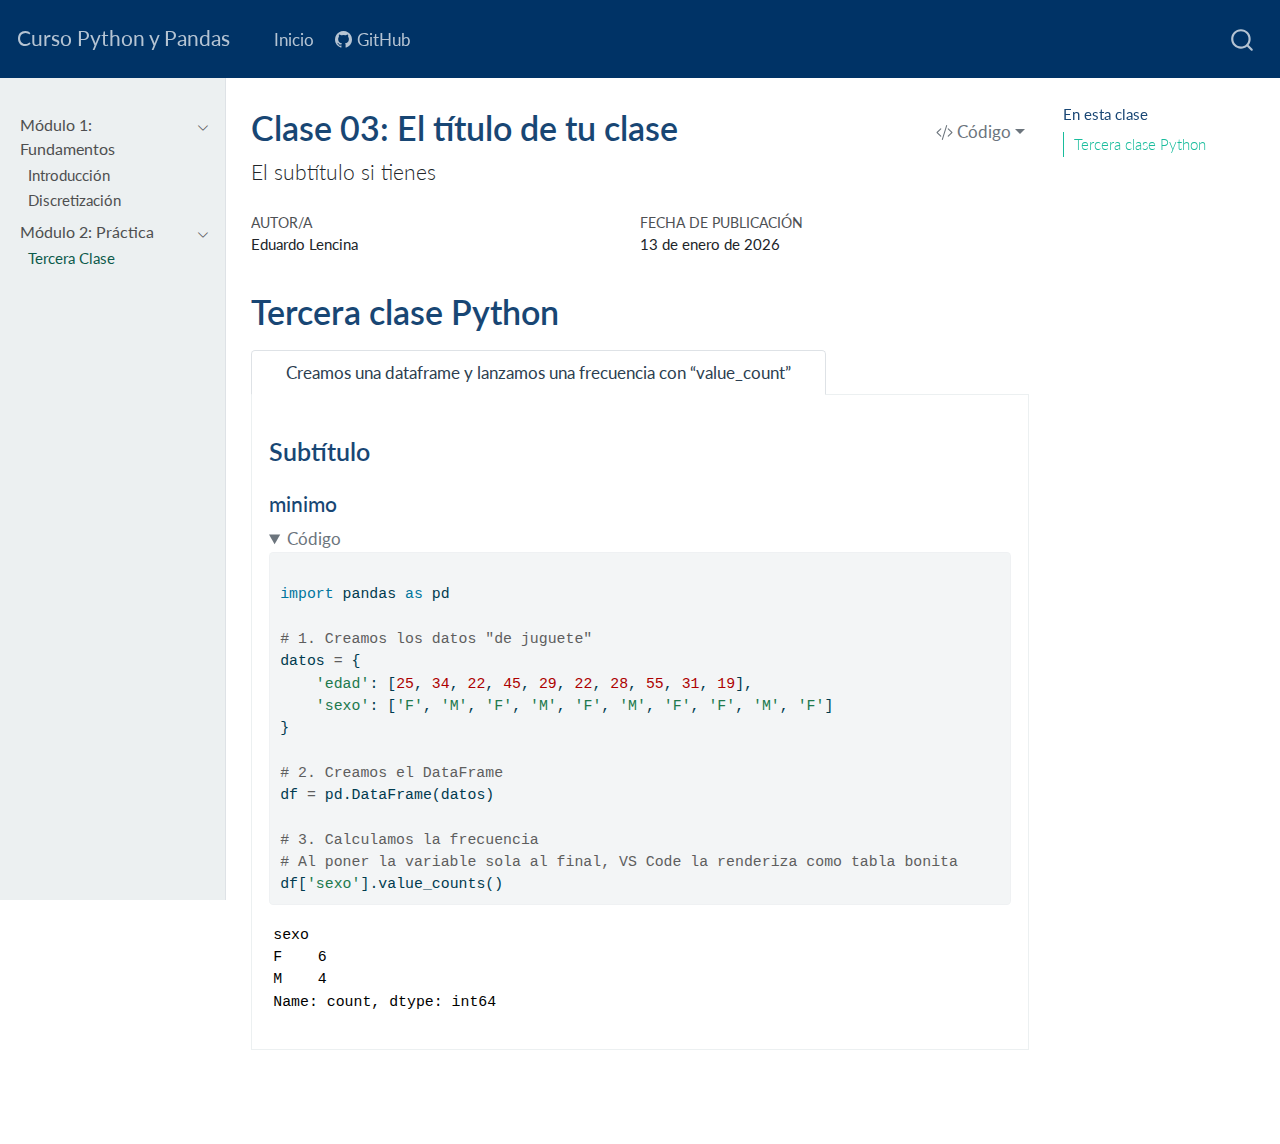
<file: docs/clase_03.html>
<!DOCTYPE html>
<html xmlns="http://www.w3.org/1999/xhtml" lang="es" xml:lang="es"><head>

<meta charset="utf-8">
<meta name="generator" content="quarto-1.3.450">

<meta name="viewport" content="width=device-width, initial-scale=1.0, user-scalable=yes">

<meta name="author" content="Eduardo Lencina">

<title>Curso Python y Pandas - Clase 03: El título de tu clase</title>
<style>
code{white-space: pre-wrap;}
span.smallcaps{font-variant: small-caps;}
div.columns{display: flex; gap: min(4vw, 1.5em);}
div.column{flex: auto; overflow-x: auto;}
div.hanging-indent{margin-left: 1.5em; text-indent: -1.5em;}
ul.task-list{list-style: none;}
ul.task-list li input[type="checkbox"] {
  width: 0.8em;
  margin: 0 0.8em 0.2em -1em; /* quarto-specific, see https://github.com/quarto-dev/quarto-cli/issues/4556 */ 
  vertical-align: middle;
}
/* CSS for syntax highlighting */
pre > code.sourceCode { white-space: pre; position: relative; }
pre > code.sourceCode > span { display: inline-block; line-height: 1.25; }
pre > code.sourceCode > span:empty { height: 1.2em; }
.sourceCode { overflow: visible; }
code.sourceCode > span { color: inherit; text-decoration: inherit; }
div.sourceCode { margin: 1em 0; }
pre.sourceCode { margin: 0; }
@media screen {
div.sourceCode { overflow: auto; }
}
@media print {
pre > code.sourceCode { white-space: pre-wrap; }
pre > code.sourceCode > span { text-indent: -5em; padding-left: 5em; }
}
pre.numberSource code
  { counter-reset: source-line 0; }
pre.numberSource code > span
  { position: relative; left: -4em; counter-increment: source-line; }
pre.numberSource code > span > a:first-child::before
  { content: counter(source-line);
    position: relative; left: -1em; text-align: right; vertical-align: baseline;
    border: none; display: inline-block;
    -webkit-touch-callout: none; -webkit-user-select: none;
    -khtml-user-select: none; -moz-user-select: none;
    -ms-user-select: none; user-select: none;
    padding: 0 4px; width: 4em;
  }
pre.numberSource { margin-left: 3em;  padding-left: 4px; }
div.sourceCode
  {   }
@media screen {
pre > code.sourceCode > span > a:first-child::before { text-decoration: underline; }
}
</style>


<script src="site_libs/quarto-nav/quarto-nav.js"></script>
<script src="site_libs/quarto-nav/headroom.min.js"></script>
<script src="site_libs/clipboard/clipboard.min.js"></script>
<script src="site_libs/quarto-search/autocomplete.umd.js"></script>
<script src="site_libs/quarto-search/fuse.min.js"></script>
<script src="site_libs/quarto-search/quarto-search.js"></script>
<meta name="quarto:offset" content="./">
<script src="site_libs/quarto-html/quarto.js"></script>
<script src="site_libs/quarto-html/popper.min.js"></script>
<script src="site_libs/quarto-html/tippy.umd.min.js"></script>
<script src="site_libs/quarto-html/anchor.min.js"></script>
<link href="site_libs/quarto-html/tippy.css" rel="stylesheet">
<link href="site_libs/quarto-html/quarto-syntax-highlighting.css" rel="stylesheet" id="quarto-text-highlighting-styles">
<script src="site_libs/bootstrap/bootstrap.min.js"></script>
<link href="site_libs/bootstrap/bootstrap-icons.css" rel="stylesheet">
<link href="site_libs/bootstrap/bootstrap.min.css" rel="stylesheet" id="quarto-bootstrap" data-mode="light">
<script id="quarto-search-options" type="application/json">{
  "location": "navbar",
  "copy-button": false,
  "collapse-after": 3,
  "panel-placement": "end",
  "type": "overlay",
  "limit": 20,
  "language": {
    "search-no-results-text": "Sin resultados",
    "search-matching-documents-text": "documentos encontrados",
    "search-copy-link-title": "Copiar el enlace en la búsqueda",
    "search-hide-matches-text": "Ocultar resultados adicionales",
    "search-more-match-text": "resultado adicional en este documento",
    "search-more-matches-text": "resultados adicionales en este documento",
    "search-clear-button-title": "Borrar",
    "search-detached-cancel-button-title": "Cancelar",
    "search-submit-button-title": "Enviar",
    "search-label": "Buscar"
  }
}</script>


<link rel="stylesheet" href="styles.css">
</head>

<body class="nav-sidebar docked nav-fixed">

<div id="quarto-search-results"></div>
  <header id="quarto-header" class="headroom fixed-top">
    <nav class="navbar navbar-expand-lg navbar-dark ">
      <div class="navbar-container container-fluid">
      <div class="navbar-brand-container">
    <a class="navbar-brand" href="./index.html">
    <span class="navbar-title">Curso Python y Pandas</span>
    </a>
  </div>
            <div id="quarto-search" class="" title="Buscar"></div>
          <button class="navbar-toggler" type="button" data-bs-toggle="collapse" data-bs-target="#navbarCollapse" aria-controls="navbarCollapse" aria-expanded="false" aria-label="Navegación de palanca" onclick="if (window.quartoToggleHeadroom) { window.quartoToggleHeadroom(); }">
  <span class="navbar-toggler-icon"></span>
</button>
          <div class="collapse navbar-collapse" id="navbarCollapse">
            <ul class="navbar-nav navbar-nav-scroll me-auto">
  <li class="nav-item">
    <a class="nav-link" href="./index.html" rel="" target="">
 <span class="menu-text">Inicio</span></a>
  </li>  
  <li class="nav-item">
    <a class="nav-link" href="https://github.com/EduardoQuantum/Python" rel="" target=""><i class="bi bi-github" role="img">
</i> 
 <span class="menu-text">GitHub</span></a>
  </li>  
</ul>
            <div class="quarto-navbar-tools ms-auto">
</div>
          </div> <!-- /navcollapse -->
      </div> <!-- /container-fluid -->
    </nav>
  <nav class="quarto-secondary-nav">
    <div class="container-fluid d-flex">
      <button type="button" class="quarto-btn-toggle btn" data-bs-toggle="collapse" data-bs-target="#quarto-sidebar,#quarto-sidebar-glass" aria-controls="quarto-sidebar" aria-expanded="false" aria-label="Alternar barra lateral" onclick="if (window.quartoToggleHeadroom) { window.quartoToggleHeadroom(); }">
        <i class="bi bi-layout-text-sidebar-reverse"></i>
      </button>
      <nav class="quarto-page-breadcrumbs" aria-label="breadcrumb"><ol class="breadcrumb"><li class="breadcrumb-item"><a href="./clase_03.html">Módulo 2: Práctica</a></li><li class="breadcrumb-item"><a href="./clase_03.html">Tercera Clase</a></li></ol></nav>
      <a class="flex-grow-1" role="button" data-bs-toggle="collapse" data-bs-target="#quarto-sidebar,#quarto-sidebar-glass" aria-controls="quarto-sidebar" aria-expanded="false" aria-label="Alternar barra lateral" onclick="if (window.quartoToggleHeadroom) { window.quartoToggleHeadroom(); }">      
      </a>
    </div>
  </nav>
</header>
<!-- content -->
<div id="quarto-content" class="quarto-container page-columns page-rows-contents page-layout-article page-navbar">
<!-- sidebar -->
  <nav id="quarto-sidebar" class="sidebar collapse collapse-horizontal sidebar-navigation docked overflow-auto">
    <div class="sidebar-menu-container"> 
    <ul class="list-unstyled mt-1">
        <li class="sidebar-item sidebar-item-section">
      <div class="sidebar-item-container"> 
            <a class="sidebar-item-text sidebar-link text-start" data-bs-toggle="collapse" data-bs-target="#quarto-sidebar-section-1" aria-expanded="true">
 <span class="menu-text">Módulo 1: Fundamentos</span></a>
          <a class="sidebar-item-toggle text-start" data-bs-toggle="collapse" data-bs-target="#quarto-sidebar-section-1" aria-expanded="true" aria-label="Alternar sección">
            <i class="bi bi-chevron-right ms-2"></i>
          </a> 
      </div>
      <ul id="quarto-sidebar-section-1" class="collapse list-unstyled sidebar-section depth1 show">  
          <li class="sidebar-item">
  <div class="sidebar-item-container"> 
  <a href="./clase_01.html" class="sidebar-item-text sidebar-link">
 <span class="menu-text">Introducción</span></a>
  </div>
</li>
          <li class="sidebar-item">
  <div class="sidebar-item-container"> 
  <a href="./clase_02.html" class="sidebar-item-text sidebar-link">
 <span class="menu-text">Discretización</span></a>
  </div>
</li>
      </ul>
  </li>
        <li class="sidebar-item sidebar-item-section">
      <div class="sidebar-item-container"> 
            <a class="sidebar-item-text sidebar-link text-start" data-bs-toggle="collapse" data-bs-target="#quarto-sidebar-section-2" aria-expanded="true">
 <span class="menu-text">Módulo 2: Práctica</span></a>
          <a class="sidebar-item-toggle text-start" data-bs-toggle="collapse" data-bs-target="#quarto-sidebar-section-2" aria-expanded="true" aria-label="Alternar sección">
            <i class="bi bi-chevron-right ms-2"></i>
          </a> 
      </div>
      <ul id="quarto-sidebar-section-2" class="collapse list-unstyled sidebar-section depth1 show">  
          <li class="sidebar-item">
  <div class="sidebar-item-container"> 
  <a href="./clase_03.html" class="sidebar-item-text sidebar-link active">
 <span class="menu-text">Tercera Clase</span></a>
  </div>
</li>
      </ul>
  </li>
    </ul>
    </div>
</nav>
<div id="quarto-sidebar-glass" data-bs-toggle="collapse" data-bs-target="#quarto-sidebar,#quarto-sidebar-glass"></div>
<!-- margin-sidebar -->
    <div id="quarto-margin-sidebar" class="sidebar margin-sidebar">
        <nav id="TOC" role="doc-toc" class="toc-active">
    <h2 id="toc-title">En esta clase</h2>
   
  <ul>
  <li><a href="#tercera-clase-python" id="toc-tercera-clase-python" class="nav-link active" data-scroll-target="#tercera-clase-python">Tercera clase Python</a></li>
  </ul>
</nav>
    </div>
<!-- main -->
<main class="content" id="quarto-document-content">

<header id="title-block-header" class="quarto-title-block default">
<div class="quarto-title">
<div class="quarto-title-block"><div><h1 class="title">Clase 03: El título de tu clase</h1><button type="button" class="btn code-tools-button dropdown-toggle" id="quarto-code-tools-menu" data-bs-toggle="dropdown" aria-expanded="false"><i class="bi"></i> Código</button><ul class="dropdown-menu dropdown-menu-end" aria-labelelledby="quarto-code-tools-menu"><li><a id="quarto-show-all-code" class="dropdown-item" href="javascript:void(0)" role="button">Mostrar todo el código</a></li><li><a id="quarto-hide-all-code" class="dropdown-item" href="javascript:void(0)" role="button">Ocultar todo el código</a></li></ul></div></div>
<p class="subtitle lead">El subtítulo si tienes</p>
</div>



<div class="quarto-title-meta">

    <div>
    <div class="quarto-title-meta-heading">Autor/a</div>
    <div class="quarto-title-meta-contents">
             <p>Eduardo Lencina </p>
          </div>
  </div>
    
    <div>
    <div class="quarto-title-meta-heading">Fecha de publicación</div>
    <div class="quarto-title-meta-contents">
      <p class="date">13 de enero de 2026</p>
    </div>
  </div>
  
    
  </div>
  

</header>

<section id="tercera-clase-python" class="level1">
<h1>Tercera clase Python</h1>
<div class="tabset-margin-container"></div><div class="panel-tabset">
<ul class="nav nav-tabs" role="tablist"><li class="nav-item" role="presentation"><a class="nav-link active" id="tabset-1-1-tab" data-bs-toggle="tab" data-bs-target="#tabset-1-1" role="tab" aria-controls="tabset-1-1" aria-selected="true" aria-current="page">Creamos una dataframe y lanzamos una frecuencia con “value_count”</a></li></ul>
<div class="tab-content">
<div id="tabset-1-1" class="tab-pane active" role="tabpanel" aria-labelledby="tabset-1-1-tab">
<section id="subtítulo" class="level3">
<h3 class="anchored" data-anchor-id="subtítulo">Subtítulo</h3>
<section id="minimo" class="level4">
<h4 class="anchored" data-anchor-id="minimo">minimo</h4>
<div class="cell" data-execution_count="2">
<details open="">
<summary>Código</summary>
<div class="sourceCode cell-code" id="cb1"><pre class="sourceCode python code-with-copy"><code class="sourceCode python"><span id="cb1-1"><a href="#cb1-1" aria-hidden="true" tabindex="-1"></a></span>
<span id="cb1-2"><a href="#cb1-2" aria-hidden="true" tabindex="-1"></a><span class="im">import</span> pandas <span class="im">as</span> pd</span>
<span id="cb1-3"><a href="#cb1-3" aria-hidden="true" tabindex="-1"></a></span>
<span id="cb1-4"><a href="#cb1-4" aria-hidden="true" tabindex="-1"></a><span class="co"># 1. Creamos los datos "de juguete"</span></span>
<span id="cb1-5"><a href="#cb1-5" aria-hidden="true" tabindex="-1"></a>datos <span class="op">=</span> {</span>
<span id="cb1-6"><a href="#cb1-6" aria-hidden="true" tabindex="-1"></a>    <span class="st">'edad'</span>: [<span class="dv">25</span>, <span class="dv">34</span>, <span class="dv">22</span>, <span class="dv">45</span>, <span class="dv">29</span>, <span class="dv">22</span>, <span class="dv">28</span>, <span class="dv">55</span>, <span class="dv">31</span>, <span class="dv">19</span>],</span>
<span id="cb1-7"><a href="#cb1-7" aria-hidden="true" tabindex="-1"></a>    <span class="st">'sexo'</span>: [<span class="st">'F'</span>, <span class="st">'M'</span>, <span class="st">'F'</span>, <span class="st">'M'</span>, <span class="st">'F'</span>, <span class="st">'M'</span>, <span class="st">'F'</span>, <span class="st">'F'</span>, <span class="st">'M'</span>, <span class="st">'F'</span>]</span>
<span id="cb1-8"><a href="#cb1-8" aria-hidden="true" tabindex="-1"></a>}</span>
<span id="cb1-9"><a href="#cb1-9" aria-hidden="true" tabindex="-1"></a></span>
<span id="cb1-10"><a href="#cb1-10" aria-hidden="true" tabindex="-1"></a><span class="co"># 2. Creamos el DataFrame</span></span>
<span id="cb1-11"><a href="#cb1-11" aria-hidden="true" tabindex="-1"></a>df <span class="op">=</span> pd.DataFrame(datos)</span>
<span id="cb1-12"><a href="#cb1-12" aria-hidden="true" tabindex="-1"></a></span>
<span id="cb1-13"><a href="#cb1-13" aria-hidden="true" tabindex="-1"></a><span class="co"># 3. Calculamos la frecuencia</span></span>
<span id="cb1-14"><a href="#cb1-14" aria-hidden="true" tabindex="-1"></a><span class="co"># Al poner la variable sola al final, VS Code la renderiza como tabla bonita</span></span>
<span id="cb1-15"><a href="#cb1-15" aria-hidden="true" tabindex="-1"></a>df[<span class="st">'sexo'</span>].value_counts()</span></code><button title="Copiar al portapapeles" class="code-copy-button"><i class="bi"></i></button></pre></div>
</details>
<div class="cell-output cell-output-display" data-execution_count="2">
<pre><code>sexo
F    6
M    4
Name: count, dtype: int64</code></pre>
</div>
</div>
</section>
</section>
</div>
</div>
</div>


</section>

</main> <!-- /main -->
<script id="quarto-html-after-body" type="application/javascript">
window.document.addEventListener("DOMContentLoaded", function (event) {
  const toggleBodyColorMode = (bsSheetEl) => {
    const mode = bsSheetEl.getAttribute("data-mode");
    const bodyEl = window.document.querySelector("body");
    if (mode === "dark") {
      bodyEl.classList.add("quarto-dark");
      bodyEl.classList.remove("quarto-light");
    } else {
      bodyEl.classList.add("quarto-light");
      bodyEl.classList.remove("quarto-dark");
    }
  }
  const toggleBodyColorPrimary = () => {
    const bsSheetEl = window.document.querySelector("link#quarto-bootstrap");
    if (bsSheetEl) {
      toggleBodyColorMode(bsSheetEl);
    }
  }
  toggleBodyColorPrimary();  
  const icon = "";
  const anchorJS = new window.AnchorJS();
  anchorJS.options = {
    placement: 'right',
    icon: icon
  };
  anchorJS.add('.anchored');
  const isCodeAnnotation = (el) => {
    for (const clz of el.classList) {
      if (clz.startsWith('code-annotation-')) {                     
        return true;
      }
    }
    return false;
  }
  const clipboard = new window.ClipboardJS('.code-copy-button', {
    text: function(trigger) {
      const codeEl = trigger.previousElementSibling.cloneNode(true);
      for (const childEl of codeEl.children) {
        if (isCodeAnnotation(childEl)) {
          childEl.remove();
        }
      }
      return codeEl.innerText;
    }
  });
  clipboard.on('success', function(e) {
    // button target
    const button = e.trigger;
    // don't keep focus
    button.blur();
    // flash "checked"
    button.classList.add('code-copy-button-checked');
    var currentTitle = button.getAttribute("title");
    button.setAttribute("title", "Copiado");
    let tooltip;
    if (window.bootstrap) {
      button.setAttribute("data-bs-toggle", "tooltip");
      button.setAttribute("data-bs-placement", "left");
      button.setAttribute("data-bs-title", "Copiado");
      tooltip = new bootstrap.Tooltip(button, 
        { trigger: "manual", 
          customClass: "code-copy-button-tooltip",
          offset: [0, -8]});
      tooltip.show();    
    }
    setTimeout(function() {
      if (tooltip) {
        tooltip.hide();
        button.removeAttribute("data-bs-title");
        button.removeAttribute("data-bs-toggle");
        button.removeAttribute("data-bs-placement");
      }
      button.setAttribute("title", currentTitle);
      button.classList.remove('code-copy-button-checked');
    }, 1000);
    // clear code selection
    e.clearSelection();
  });
  const viewSource = window.document.getElementById('quarto-view-source') ||
                     window.document.getElementById('quarto-code-tools-source');
  if (viewSource) {
    const sourceUrl = viewSource.getAttribute("data-quarto-source-url");
    viewSource.addEventListener("click", function(e) {
      if (sourceUrl) {
        // rstudio viewer pane
        if (/\bcapabilities=\b/.test(window.location)) {
          window.open(sourceUrl);
        } else {
          window.location.href = sourceUrl;
        }
      } else {
        const modal = new bootstrap.Modal(document.getElementById('quarto-embedded-source-code-modal'));
        modal.show();
      }
      return false;
    });
  }
  function toggleCodeHandler(show) {
    return function(e) {
      const detailsSrc = window.document.querySelectorAll(".cell > details > .sourceCode");
      for (let i=0; i<detailsSrc.length; i++) {
        const details = detailsSrc[i].parentElement;
        if (show) {
          details.open = true;
        } else {
          details.removeAttribute("open");
        }
      }
      const cellCodeDivs = window.document.querySelectorAll(".cell > .sourceCode");
      const fromCls = show ? "hidden" : "unhidden";
      const toCls = show ? "unhidden" : "hidden";
      for (let i=0; i<cellCodeDivs.length; i++) {
        const codeDiv = cellCodeDivs[i];
        if (codeDiv.classList.contains(fromCls)) {
          codeDiv.classList.remove(fromCls);
          codeDiv.classList.add(toCls);
        } 
      }
      return false;
    }
  }
  const hideAllCode = window.document.getElementById("quarto-hide-all-code");
  if (hideAllCode) {
    hideAllCode.addEventListener("click", toggleCodeHandler(false));
  }
  const showAllCode = window.document.getElementById("quarto-show-all-code");
  if (showAllCode) {
    showAllCode.addEventListener("click", toggleCodeHandler(true));
  }
  function tippyHover(el, contentFn) {
    const config = {
      allowHTML: true,
      content: contentFn,
      maxWidth: 500,
      delay: 100,
      arrow: false,
      appendTo: function(el) {
          return el.parentElement;
      },
      interactive: true,
      interactiveBorder: 10,
      theme: 'quarto',
      placement: 'bottom-start'
    };
    window.tippy(el, config); 
  }
  const noterefs = window.document.querySelectorAll('a[role="doc-noteref"]');
  for (var i=0; i<noterefs.length; i++) {
    const ref = noterefs[i];
    tippyHover(ref, function() {
      // use id or data attribute instead here
      let href = ref.getAttribute('data-footnote-href') || ref.getAttribute('href');
      try { href = new URL(href).hash; } catch {}
      const id = href.replace(/^#\/?/, "");
      const note = window.document.getElementById(id);
      return note.innerHTML;
    });
  }
      let selectedAnnoteEl;
      const selectorForAnnotation = ( cell, annotation) => {
        let cellAttr = 'data-code-cell="' + cell + '"';
        let lineAttr = 'data-code-annotation="' +  annotation + '"';
        const selector = 'span[' + cellAttr + '][' + lineAttr + ']';
        return selector;
      }
      const selectCodeLines = (annoteEl) => {
        const doc = window.document;
        const targetCell = annoteEl.getAttribute("data-target-cell");
        const targetAnnotation = annoteEl.getAttribute("data-target-annotation");
        const annoteSpan = window.document.querySelector(selectorForAnnotation(targetCell, targetAnnotation));
        const lines = annoteSpan.getAttribute("data-code-lines").split(",");
        const lineIds = lines.map((line) => {
          return targetCell + "-" + line;
        })
        let top = null;
        let height = null;
        let parent = null;
        if (lineIds.length > 0) {
            //compute the position of the single el (top and bottom and make a div)
            const el = window.document.getElementById(lineIds[0]);
            top = el.offsetTop;
            height = el.offsetHeight;
            parent = el.parentElement.parentElement;
          if (lineIds.length > 1) {
            const lastEl = window.document.getElementById(lineIds[lineIds.length - 1]);
            const bottom = lastEl.offsetTop + lastEl.offsetHeight;
            height = bottom - top;
          }
          if (top !== null && height !== null && parent !== null) {
            // cook up a div (if necessary) and position it 
            let div = window.document.getElementById("code-annotation-line-highlight");
            if (div === null) {
              div = window.document.createElement("div");
              div.setAttribute("id", "code-annotation-line-highlight");
              div.style.position = 'absolute';
              parent.appendChild(div);
            }
            div.style.top = top - 2 + "px";
            div.style.height = height + 4 + "px";
            let gutterDiv = window.document.getElementById("code-annotation-line-highlight-gutter");
            if (gutterDiv === null) {
              gutterDiv = window.document.createElement("div");
              gutterDiv.setAttribute("id", "code-annotation-line-highlight-gutter");
              gutterDiv.style.position = 'absolute';
              const codeCell = window.document.getElementById(targetCell);
              const gutter = codeCell.querySelector('.code-annotation-gutter');
              gutter.appendChild(gutterDiv);
            }
            gutterDiv.style.top = top - 2 + "px";
            gutterDiv.style.height = height + 4 + "px";
          }
          selectedAnnoteEl = annoteEl;
        }
      };
      const unselectCodeLines = () => {
        const elementsIds = ["code-annotation-line-highlight", "code-annotation-line-highlight-gutter"];
        elementsIds.forEach((elId) => {
          const div = window.document.getElementById(elId);
          if (div) {
            div.remove();
          }
        });
        selectedAnnoteEl = undefined;
      };
      // Attach click handler to the DT
      const annoteDls = window.document.querySelectorAll('dt[data-target-cell]');
      for (const annoteDlNode of annoteDls) {
        annoteDlNode.addEventListener('click', (event) => {
          const clickedEl = event.target;
          if (clickedEl !== selectedAnnoteEl) {
            unselectCodeLines();
            const activeEl = window.document.querySelector('dt[data-target-cell].code-annotation-active');
            if (activeEl) {
              activeEl.classList.remove('code-annotation-active');
            }
            selectCodeLines(clickedEl);
            clickedEl.classList.add('code-annotation-active');
          } else {
            // Unselect the line
            unselectCodeLines();
            clickedEl.classList.remove('code-annotation-active');
          }
        });
      }
  const findCites = (el) => {
    const parentEl = el.parentElement;
    if (parentEl) {
      const cites = parentEl.dataset.cites;
      if (cites) {
        return {
          el,
          cites: cites.split(' ')
        };
      } else {
        return findCites(el.parentElement)
      }
    } else {
      return undefined;
    }
  };
  var bibliorefs = window.document.querySelectorAll('a[role="doc-biblioref"]');
  for (var i=0; i<bibliorefs.length; i++) {
    const ref = bibliorefs[i];
    const citeInfo = findCites(ref);
    if (citeInfo) {
      tippyHover(citeInfo.el, function() {
        var popup = window.document.createElement('div');
        citeInfo.cites.forEach(function(cite) {
          var citeDiv = window.document.createElement('div');
          citeDiv.classList.add('hanging-indent');
          citeDiv.classList.add('csl-entry');
          var biblioDiv = window.document.getElementById('ref-' + cite);
          if (biblioDiv) {
            citeDiv.innerHTML = biblioDiv.innerHTML;
          }
          popup.appendChild(citeDiv);
        });
        return popup.innerHTML;
      });
    }
  }
});
</script>
</div> <!-- /content -->



</body></html>
</file>
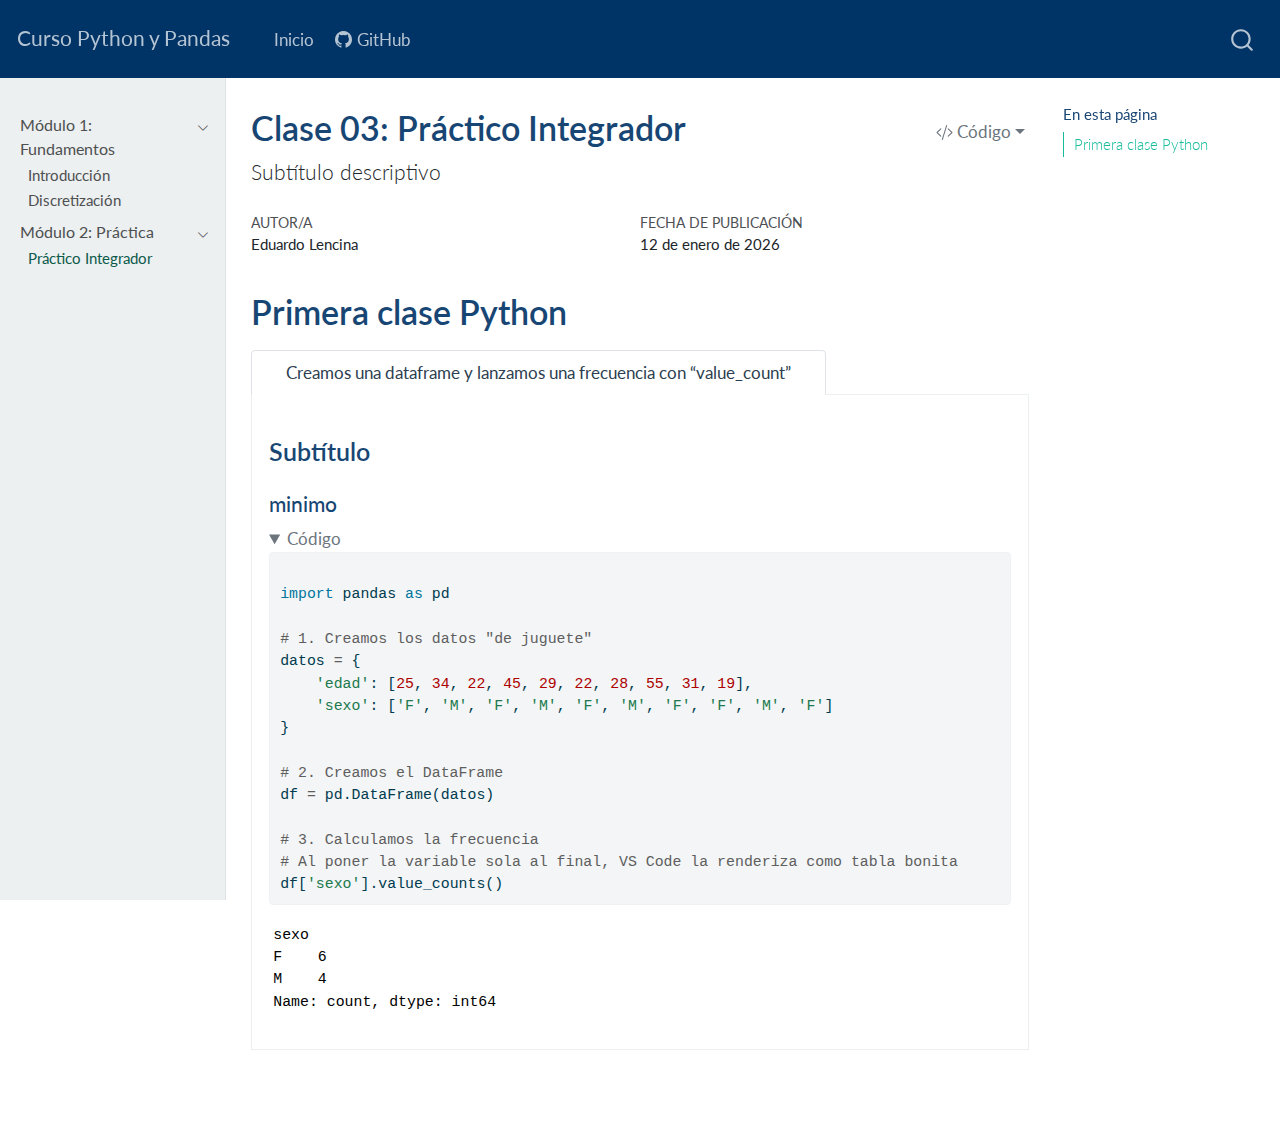
<file: docs/practico_03.html>
<!DOCTYPE html>
<html xmlns="http://www.w3.org/1999/xhtml" lang="es" xml:lang="es"><head>

<meta charset="utf-8">
<meta name="generator" content="quarto-1.3.450">

<meta name="viewport" content="width=device-width, initial-scale=1.0, user-scalable=yes">

<meta name="author" content="Eduardo Lencina">

<title>Curso Python y Pandas - Clase 03: Práctico Integrador</title>
<style>
code{white-space: pre-wrap;}
span.smallcaps{font-variant: small-caps;}
div.columns{display: flex; gap: min(4vw, 1.5em);}
div.column{flex: auto; overflow-x: auto;}
div.hanging-indent{margin-left: 1.5em; text-indent: -1.5em;}
ul.task-list{list-style: none;}
ul.task-list li input[type="checkbox"] {
  width: 0.8em;
  margin: 0 0.8em 0.2em -1em; /* quarto-specific, see https://github.com/quarto-dev/quarto-cli/issues/4556 */ 
  vertical-align: middle;
}
/* CSS for syntax highlighting */
pre > code.sourceCode { white-space: pre; position: relative; }
pre > code.sourceCode > span { display: inline-block; line-height: 1.25; }
pre > code.sourceCode > span:empty { height: 1.2em; }
.sourceCode { overflow: visible; }
code.sourceCode > span { color: inherit; text-decoration: inherit; }
div.sourceCode { margin: 1em 0; }
pre.sourceCode { margin: 0; }
@media screen {
div.sourceCode { overflow: auto; }
}
@media print {
pre > code.sourceCode { white-space: pre-wrap; }
pre > code.sourceCode > span { text-indent: -5em; padding-left: 5em; }
}
pre.numberSource code
  { counter-reset: source-line 0; }
pre.numberSource code > span
  { position: relative; left: -4em; counter-increment: source-line; }
pre.numberSource code > span > a:first-child::before
  { content: counter(source-line);
    position: relative; left: -1em; text-align: right; vertical-align: baseline;
    border: none; display: inline-block;
    -webkit-touch-callout: none; -webkit-user-select: none;
    -khtml-user-select: none; -moz-user-select: none;
    -ms-user-select: none; user-select: none;
    padding: 0 4px; width: 4em;
  }
pre.numberSource { margin-left: 3em;  padding-left: 4px; }
div.sourceCode
  {   }
@media screen {
pre > code.sourceCode > span > a:first-child::before { text-decoration: underline; }
}
</style>


<script src="site_libs/quarto-nav/quarto-nav.js"></script>
<script src="site_libs/quarto-nav/headroom.min.js"></script>
<script src="site_libs/clipboard/clipboard.min.js"></script>
<script src="site_libs/quarto-search/autocomplete.umd.js"></script>
<script src="site_libs/quarto-search/fuse.min.js"></script>
<script src="site_libs/quarto-search/quarto-search.js"></script>
<meta name="quarto:offset" content="./">
<script src="site_libs/quarto-html/quarto.js"></script>
<script src="site_libs/quarto-html/popper.min.js"></script>
<script src="site_libs/quarto-html/tippy.umd.min.js"></script>
<script src="site_libs/quarto-html/anchor.min.js"></script>
<link href="site_libs/quarto-html/tippy.css" rel="stylesheet">
<link href="site_libs/quarto-html/quarto-syntax-highlighting.css" rel="stylesheet" id="quarto-text-highlighting-styles">
<script src="site_libs/bootstrap/bootstrap.min.js"></script>
<link href="site_libs/bootstrap/bootstrap-icons.css" rel="stylesheet">
<link href="site_libs/bootstrap/bootstrap.min.css" rel="stylesheet" id="quarto-bootstrap" data-mode="light">
<script id="quarto-search-options" type="application/json">{
  "location": "navbar",
  "copy-button": false,
  "collapse-after": 3,
  "panel-placement": "end",
  "type": "overlay",
  "limit": 20,
  "language": {
    "search-no-results-text": "Sin resultados",
    "search-matching-documents-text": "documentos encontrados",
    "search-copy-link-title": "Copiar el enlace en la búsqueda",
    "search-hide-matches-text": "Ocultar resultados adicionales",
    "search-more-match-text": "resultado adicional en este documento",
    "search-more-matches-text": "resultados adicionales en este documento",
    "search-clear-button-title": "Borrar",
    "search-detached-cancel-button-title": "Cancelar",
    "search-submit-button-title": "Enviar",
    "search-label": "Buscar"
  }
}</script>


</head>

<body class="nav-sidebar docked nav-fixed">

<div id="quarto-search-results"></div>
  <header id="quarto-header" class="headroom fixed-top">
    <nav class="navbar navbar-expand-lg navbar-dark ">
      <div class="navbar-container container-fluid">
      <div class="navbar-brand-container">
    <a class="navbar-brand" href="./index.html">
    <span class="navbar-title">Curso Python y Pandas</span>
    </a>
  </div>
            <div id="quarto-search" class="" title="Buscar"></div>
          <button class="navbar-toggler" type="button" data-bs-toggle="collapse" data-bs-target="#navbarCollapse" aria-controls="navbarCollapse" aria-expanded="false" aria-label="Navegación de palanca" onclick="if (window.quartoToggleHeadroom) { window.quartoToggleHeadroom(); }">
  <span class="navbar-toggler-icon"></span>
</button>
          <div class="collapse navbar-collapse" id="navbarCollapse">
            <ul class="navbar-nav navbar-nav-scroll me-auto">
  <li class="nav-item">
    <a class="nav-link" href="./index.html" rel="" target="">
 <span class="menu-text">Inicio</span></a>
  </li>  
  <li class="nav-item">
    <a class="nav-link" href="https://github.com/EduardoQuantum/Python" rel="" target=""><i class="bi bi-github" role="img">
</i> 
 <span class="menu-text">GitHub</span></a>
  </li>  
</ul>
            <div class="quarto-navbar-tools ms-auto">
</div>
          </div> <!-- /navcollapse -->
      </div> <!-- /container-fluid -->
    </nav>
  <nav class="quarto-secondary-nav">
    <div class="container-fluid d-flex">
      <button type="button" class="quarto-btn-toggle btn" data-bs-toggle="collapse" data-bs-target="#quarto-sidebar,#quarto-sidebar-glass" aria-controls="quarto-sidebar" aria-expanded="false" aria-label="Alternar barra lateral" onclick="if (window.quartoToggleHeadroom) { window.quartoToggleHeadroom(); }">
        <i class="bi bi-layout-text-sidebar-reverse"></i>
      </button>
      <nav class="quarto-page-breadcrumbs" aria-label="breadcrumb"><ol class="breadcrumb"><li class="breadcrumb-item"><a href="./practico_03.html">Módulo 2: Práctica</a></li><li class="breadcrumb-item"><a href="./practico_03.html">Práctico Integrador</a></li></ol></nav>
      <a class="flex-grow-1" role="button" data-bs-toggle="collapse" data-bs-target="#quarto-sidebar,#quarto-sidebar-glass" aria-controls="quarto-sidebar" aria-expanded="false" aria-label="Alternar barra lateral" onclick="if (window.quartoToggleHeadroom) { window.quartoToggleHeadroom(); }">      
      </a>
    </div>
  </nav>
</header>
<!-- content -->
<div id="quarto-content" class="quarto-container page-columns page-rows-contents page-layout-article page-navbar">
<!-- sidebar -->
  <nav id="quarto-sidebar" class="sidebar collapse collapse-horizontal sidebar-navigation docked overflow-auto">
    <div class="sidebar-menu-container"> 
    <ul class="list-unstyled mt-1">
        <li class="sidebar-item sidebar-item-section">
      <div class="sidebar-item-container"> 
            <a class="sidebar-item-text sidebar-link text-start" data-bs-toggle="collapse" data-bs-target="#quarto-sidebar-section-1" aria-expanded="true">
 <span class="menu-text">Módulo 1: Fundamentos</span></a>
          <a class="sidebar-item-toggle text-start" data-bs-toggle="collapse" data-bs-target="#quarto-sidebar-section-1" aria-expanded="true" aria-label="Alternar sección">
            <i class="bi bi-chevron-right ms-2"></i>
          </a> 
      </div>
      <ul id="quarto-sidebar-section-1" class="collapse list-unstyled sidebar-section depth1 show">  
          <li class="sidebar-item">
  <div class="sidebar-item-container"> 
  <a href="./clase_01.html" class="sidebar-item-text sidebar-link">
 <span class="menu-text">Introducción</span></a>
  </div>
</li>
          <li class="sidebar-item">
  <div class="sidebar-item-container"> 
  <a href="./clase_02.html" class="sidebar-item-text sidebar-link">
 <span class="menu-text">Discretización</span></a>
  </div>
</li>
      </ul>
  </li>
        <li class="sidebar-item sidebar-item-section">
      <div class="sidebar-item-container"> 
            <a class="sidebar-item-text sidebar-link text-start" data-bs-toggle="collapse" data-bs-target="#quarto-sidebar-section-2" aria-expanded="true">
 <span class="menu-text">Módulo 2: Práctica</span></a>
          <a class="sidebar-item-toggle text-start" data-bs-toggle="collapse" data-bs-target="#quarto-sidebar-section-2" aria-expanded="true" aria-label="Alternar sección">
            <i class="bi bi-chevron-right ms-2"></i>
          </a> 
      </div>
      <ul id="quarto-sidebar-section-2" class="collapse list-unstyled sidebar-section depth1 show">  
          <li class="sidebar-item">
  <div class="sidebar-item-container"> 
  <a href="./practico_03.html" class="sidebar-item-text sidebar-link active">
 <span class="menu-text">Práctico Integrador</span></a>
  </div>
</li>
      </ul>
  </li>
    </ul>
    </div>
</nav>
<div id="quarto-sidebar-glass" data-bs-toggle="collapse" data-bs-target="#quarto-sidebar,#quarto-sidebar-glass"></div>
<!-- margin-sidebar -->
    <div id="quarto-margin-sidebar" class="sidebar margin-sidebar">
        <nav id="TOC" role="doc-toc" class="toc-active">
    <h2 id="toc-title">En esta página</h2>
   
  <ul>
  <li><a href="#primera-clase-python" id="toc-primera-clase-python" class="nav-link active" data-scroll-target="#primera-clase-python">Primera clase Python</a></li>
  </ul>
</nav>
    </div>
<!-- main -->
<main class="content" id="quarto-document-content">

<header id="title-block-header" class="quarto-title-block default">
<div class="quarto-title">
<div class="quarto-title-block"><div><h1 class="title">Clase 03: Práctico Integrador</h1><button type="button" class="btn code-tools-button dropdown-toggle" id="quarto-code-tools-menu" data-bs-toggle="dropdown" aria-expanded="false"><i class="bi"></i> Código</button><ul class="dropdown-menu dropdown-menu-end" aria-labelelledby="quarto-code-tools-menu"><li><a id="quarto-show-all-code" class="dropdown-item" href="javascript:void(0)" role="button">Mostrar todo el código</a></li><li><a id="quarto-hide-all-code" class="dropdown-item" href="javascript:void(0)" role="button">Ocultar todo el código</a></li></ul></div></div>
<p class="subtitle lead">Subtítulo descriptivo</p>
</div>



<div class="quarto-title-meta">

    <div>
    <div class="quarto-title-meta-heading">Autor/a</div>
    <div class="quarto-title-meta-contents">
             <p>Eduardo Lencina </p>
          </div>
  </div>
    
    <div>
    <div class="quarto-title-meta-heading">Fecha de publicación</div>
    <div class="quarto-title-meta-contents">
      <p class="date">12 de enero de 2026</p>
    </div>
  </div>
  
    
  </div>
  

</header>

<style>
  h1, h2, h3, h4 { color: #003366 !important; }
  a { color: #003366; }
  .callout-header { background-color: #003366 !important; color: white !important; }
</style>
<section id="primera-clase-python" class="level1">
<h1>Primera clase Python</h1>
<div class="tabset-margin-container"></div><div class="panel-tabset">
<ul class="nav nav-tabs" role="tablist"><li class="nav-item" role="presentation"><a class="nav-link active" id="tabset-1-1-tab" data-bs-toggle="tab" data-bs-target="#tabset-1-1" role="tab" aria-controls="tabset-1-1" aria-selected="true" aria-current="page">Creamos una dataframe y lanzamos una frecuencia con “value_count”</a></li></ul>
<div class="tab-content">
<div id="tabset-1-1" class="tab-pane active" role="tabpanel" aria-labelledby="tabset-1-1-tab">
<section id="subtítulo" class="level3">
<h3 class="anchored" data-anchor-id="subtítulo">Subtítulo</h3>
<section id="minimo" class="level4">
<h4 class="anchored" data-anchor-id="minimo">minimo</h4>
<div class="cell" data-execution_count="1">
<details open="">
<summary>Código</summary>
<div class="sourceCode cell-code" id="cb1"><pre class="sourceCode python code-with-copy"><code class="sourceCode python"><span id="cb1-1"><a href="#cb1-1" aria-hidden="true" tabindex="-1"></a></span>
<span id="cb1-2"><a href="#cb1-2" aria-hidden="true" tabindex="-1"></a><span class="im">import</span> pandas <span class="im">as</span> pd</span>
<span id="cb1-3"><a href="#cb1-3" aria-hidden="true" tabindex="-1"></a></span>
<span id="cb1-4"><a href="#cb1-4" aria-hidden="true" tabindex="-1"></a><span class="co"># 1. Creamos los datos "de juguete"</span></span>
<span id="cb1-5"><a href="#cb1-5" aria-hidden="true" tabindex="-1"></a>datos <span class="op">=</span> {</span>
<span id="cb1-6"><a href="#cb1-6" aria-hidden="true" tabindex="-1"></a>    <span class="st">'edad'</span>: [<span class="dv">25</span>, <span class="dv">34</span>, <span class="dv">22</span>, <span class="dv">45</span>, <span class="dv">29</span>, <span class="dv">22</span>, <span class="dv">28</span>, <span class="dv">55</span>, <span class="dv">31</span>, <span class="dv">19</span>],</span>
<span id="cb1-7"><a href="#cb1-7" aria-hidden="true" tabindex="-1"></a>    <span class="st">'sexo'</span>: [<span class="st">'F'</span>, <span class="st">'M'</span>, <span class="st">'F'</span>, <span class="st">'M'</span>, <span class="st">'F'</span>, <span class="st">'M'</span>, <span class="st">'F'</span>, <span class="st">'F'</span>, <span class="st">'M'</span>, <span class="st">'F'</span>]</span>
<span id="cb1-8"><a href="#cb1-8" aria-hidden="true" tabindex="-1"></a>}</span>
<span id="cb1-9"><a href="#cb1-9" aria-hidden="true" tabindex="-1"></a></span>
<span id="cb1-10"><a href="#cb1-10" aria-hidden="true" tabindex="-1"></a><span class="co"># 2. Creamos el DataFrame</span></span>
<span id="cb1-11"><a href="#cb1-11" aria-hidden="true" tabindex="-1"></a>df <span class="op">=</span> pd.DataFrame(datos)</span>
<span id="cb1-12"><a href="#cb1-12" aria-hidden="true" tabindex="-1"></a></span>
<span id="cb1-13"><a href="#cb1-13" aria-hidden="true" tabindex="-1"></a><span class="co"># 3. Calculamos la frecuencia</span></span>
<span id="cb1-14"><a href="#cb1-14" aria-hidden="true" tabindex="-1"></a><span class="co"># Al poner la variable sola al final, VS Code la renderiza como tabla bonita</span></span>
<span id="cb1-15"><a href="#cb1-15" aria-hidden="true" tabindex="-1"></a>df[<span class="st">'sexo'</span>].value_counts()</span></code><button title="Copiar al portapapeles" class="code-copy-button"><i class="bi"></i></button></pre></div>
</details>
<div class="cell-output cell-output-display" data-execution_count="1">
<pre><code>sexo
F    6
M    4
Name: count, dtype: int64</code></pre>
</div>
</div>
</section>
</section>
</div>
</div>
</div>


</section>

</main> <!-- /main -->
<script id="quarto-html-after-body" type="application/javascript">
window.document.addEventListener("DOMContentLoaded", function (event) {
  const toggleBodyColorMode = (bsSheetEl) => {
    const mode = bsSheetEl.getAttribute("data-mode");
    const bodyEl = window.document.querySelector("body");
    if (mode === "dark") {
      bodyEl.classList.add("quarto-dark");
      bodyEl.classList.remove("quarto-light");
    } else {
      bodyEl.classList.add("quarto-light");
      bodyEl.classList.remove("quarto-dark");
    }
  }
  const toggleBodyColorPrimary = () => {
    const bsSheetEl = window.document.querySelector("link#quarto-bootstrap");
    if (bsSheetEl) {
      toggleBodyColorMode(bsSheetEl);
    }
  }
  toggleBodyColorPrimary();  
  const icon = "";
  const anchorJS = new window.AnchorJS();
  anchorJS.options = {
    placement: 'right',
    icon: icon
  };
  anchorJS.add('.anchored');
  const isCodeAnnotation = (el) => {
    for (const clz of el.classList) {
      if (clz.startsWith('code-annotation-')) {                     
        return true;
      }
    }
    return false;
  }
  const clipboard = new window.ClipboardJS('.code-copy-button', {
    text: function(trigger) {
      const codeEl = trigger.previousElementSibling.cloneNode(true);
      for (const childEl of codeEl.children) {
        if (isCodeAnnotation(childEl)) {
          childEl.remove();
        }
      }
      return codeEl.innerText;
    }
  });
  clipboard.on('success', function(e) {
    // button target
    const button = e.trigger;
    // don't keep focus
    button.blur();
    // flash "checked"
    button.classList.add('code-copy-button-checked');
    var currentTitle = button.getAttribute("title");
    button.setAttribute("title", "Copiado");
    let tooltip;
    if (window.bootstrap) {
      button.setAttribute("data-bs-toggle", "tooltip");
      button.setAttribute("data-bs-placement", "left");
      button.setAttribute("data-bs-title", "Copiado");
      tooltip = new bootstrap.Tooltip(button, 
        { trigger: "manual", 
          customClass: "code-copy-button-tooltip",
          offset: [0, -8]});
      tooltip.show();    
    }
    setTimeout(function() {
      if (tooltip) {
        tooltip.hide();
        button.removeAttribute("data-bs-title");
        button.removeAttribute("data-bs-toggle");
        button.removeAttribute("data-bs-placement");
      }
      button.setAttribute("title", currentTitle);
      button.classList.remove('code-copy-button-checked');
    }, 1000);
    // clear code selection
    e.clearSelection();
  });
  const viewSource = window.document.getElementById('quarto-view-source') ||
                     window.document.getElementById('quarto-code-tools-source');
  if (viewSource) {
    const sourceUrl = viewSource.getAttribute("data-quarto-source-url");
    viewSource.addEventListener("click", function(e) {
      if (sourceUrl) {
        // rstudio viewer pane
        if (/\bcapabilities=\b/.test(window.location)) {
          window.open(sourceUrl);
        } else {
          window.location.href = sourceUrl;
        }
      } else {
        const modal = new bootstrap.Modal(document.getElementById('quarto-embedded-source-code-modal'));
        modal.show();
      }
      return false;
    });
  }
  function toggleCodeHandler(show) {
    return function(e) {
      const detailsSrc = window.document.querySelectorAll(".cell > details > .sourceCode");
      for (let i=0; i<detailsSrc.length; i++) {
        const details = detailsSrc[i].parentElement;
        if (show) {
          details.open = true;
        } else {
          details.removeAttribute("open");
        }
      }
      const cellCodeDivs = window.document.querySelectorAll(".cell > .sourceCode");
      const fromCls = show ? "hidden" : "unhidden";
      const toCls = show ? "unhidden" : "hidden";
      for (let i=0; i<cellCodeDivs.length; i++) {
        const codeDiv = cellCodeDivs[i];
        if (codeDiv.classList.contains(fromCls)) {
          codeDiv.classList.remove(fromCls);
          codeDiv.classList.add(toCls);
        } 
      }
      return false;
    }
  }
  const hideAllCode = window.document.getElementById("quarto-hide-all-code");
  if (hideAllCode) {
    hideAllCode.addEventListener("click", toggleCodeHandler(false));
  }
  const showAllCode = window.document.getElementById("quarto-show-all-code");
  if (showAllCode) {
    showAllCode.addEventListener("click", toggleCodeHandler(true));
  }
  function tippyHover(el, contentFn) {
    const config = {
      allowHTML: true,
      content: contentFn,
      maxWidth: 500,
      delay: 100,
      arrow: false,
      appendTo: function(el) {
          return el.parentElement;
      },
      interactive: true,
      interactiveBorder: 10,
      theme: 'quarto',
      placement: 'bottom-start'
    };
    window.tippy(el, config); 
  }
  const noterefs = window.document.querySelectorAll('a[role="doc-noteref"]');
  for (var i=0; i<noterefs.length; i++) {
    const ref = noterefs[i];
    tippyHover(ref, function() {
      // use id or data attribute instead here
      let href = ref.getAttribute('data-footnote-href') || ref.getAttribute('href');
      try { href = new URL(href).hash; } catch {}
      const id = href.replace(/^#\/?/, "");
      const note = window.document.getElementById(id);
      return note.innerHTML;
    });
  }
      let selectedAnnoteEl;
      const selectorForAnnotation = ( cell, annotation) => {
        let cellAttr = 'data-code-cell="' + cell + '"';
        let lineAttr = 'data-code-annotation="' +  annotation + '"';
        const selector = 'span[' + cellAttr + '][' + lineAttr + ']';
        return selector;
      }
      const selectCodeLines = (annoteEl) => {
        const doc = window.document;
        const targetCell = annoteEl.getAttribute("data-target-cell");
        const targetAnnotation = annoteEl.getAttribute("data-target-annotation");
        const annoteSpan = window.document.querySelector(selectorForAnnotation(targetCell, targetAnnotation));
        const lines = annoteSpan.getAttribute("data-code-lines").split(",");
        const lineIds = lines.map((line) => {
          return targetCell + "-" + line;
        })
        let top = null;
        let height = null;
        let parent = null;
        if (lineIds.length > 0) {
            //compute the position of the single el (top and bottom and make a div)
            const el = window.document.getElementById(lineIds[0]);
            top = el.offsetTop;
            height = el.offsetHeight;
            parent = el.parentElement.parentElement;
          if (lineIds.length > 1) {
            const lastEl = window.document.getElementById(lineIds[lineIds.length - 1]);
            const bottom = lastEl.offsetTop + lastEl.offsetHeight;
            height = bottom - top;
          }
          if (top !== null && height !== null && parent !== null) {
            // cook up a div (if necessary) and position it 
            let div = window.document.getElementById("code-annotation-line-highlight");
            if (div === null) {
              div = window.document.createElement("div");
              div.setAttribute("id", "code-annotation-line-highlight");
              div.style.position = 'absolute';
              parent.appendChild(div);
            }
            div.style.top = top - 2 + "px";
            div.style.height = height + 4 + "px";
            let gutterDiv = window.document.getElementById("code-annotation-line-highlight-gutter");
            if (gutterDiv === null) {
              gutterDiv = window.document.createElement("div");
              gutterDiv.setAttribute("id", "code-annotation-line-highlight-gutter");
              gutterDiv.style.position = 'absolute';
              const codeCell = window.document.getElementById(targetCell);
              const gutter = codeCell.querySelector('.code-annotation-gutter');
              gutter.appendChild(gutterDiv);
            }
            gutterDiv.style.top = top - 2 + "px";
            gutterDiv.style.height = height + 4 + "px";
          }
          selectedAnnoteEl = annoteEl;
        }
      };
      const unselectCodeLines = () => {
        const elementsIds = ["code-annotation-line-highlight", "code-annotation-line-highlight-gutter"];
        elementsIds.forEach((elId) => {
          const div = window.document.getElementById(elId);
          if (div) {
            div.remove();
          }
        });
        selectedAnnoteEl = undefined;
      };
      // Attach click handler to the DT
      const annoteDls = window.document.querySelectorAll('dt[data-target-cell]');
      for (const annoteDlNode of annoteDls) {
        annoteDlNode.addEventListener('click', (event) => {
          const clickedEl = event.target;
          if (clickedEl !== selectedAnnoteEl) {
            unselectCodeLines();
            const activeEl = window.document.querySelector('dt[data-target-cell].code-annotation-active');
            if (activeEl) {
              activeEl.classList.remove('code-annotation-active');
            }
            selectCodeLines(clickedEl);
            clickedEl.classList.add('code-annotation-active');
          } else {
            // Unselect the line
            unselectCodeLines();
            clickedEl.classList.remove('code-annotation-active');
          }
        });
      }
  const findCites = (el) => {
    const parentEl = el.parentElement;
    if (parentEl) {
      const cites = parentEl.dataset.cites;
      if (cites) {
        return {
          el,
          cites: cites.split(' ')
        };
      } else {
        return findCites(el.parentElement)
      }
    } else {
      return undefined;
    }
  };
  var bibliorefs = window.document.querySelectorAll('a[role="doc-biblioref"]');
  for (var i=0; i<bibliorefs.length; i++) {
    const ref = bibliorefs[i];
    const citeInfo = findCites(ref);
    if (citeInfo) {
      tippyHover(citeInfo.el, function() {
        var popup = window.document.createElement('div');
        citeInfo.cites.forEach(function(cite) {
          var citeDiv = window.document.createElement('div');
          citeDiv.classList.add('hanging-indent');
          citeDiv.classList.add('csl-entry');
          var biblioDiv = window.document.getElementById('ref-' + cite);
          if (biblioDiv) {
            citeDiv.innerHTML = biblioDiv.innerHTML;
          }
          popup.appendChild(citeDiv);
        });
        return popup.innerHTML;
      });
    }
  }
});
</script>
</div> <!-- /content -->



</body></html>
</file>
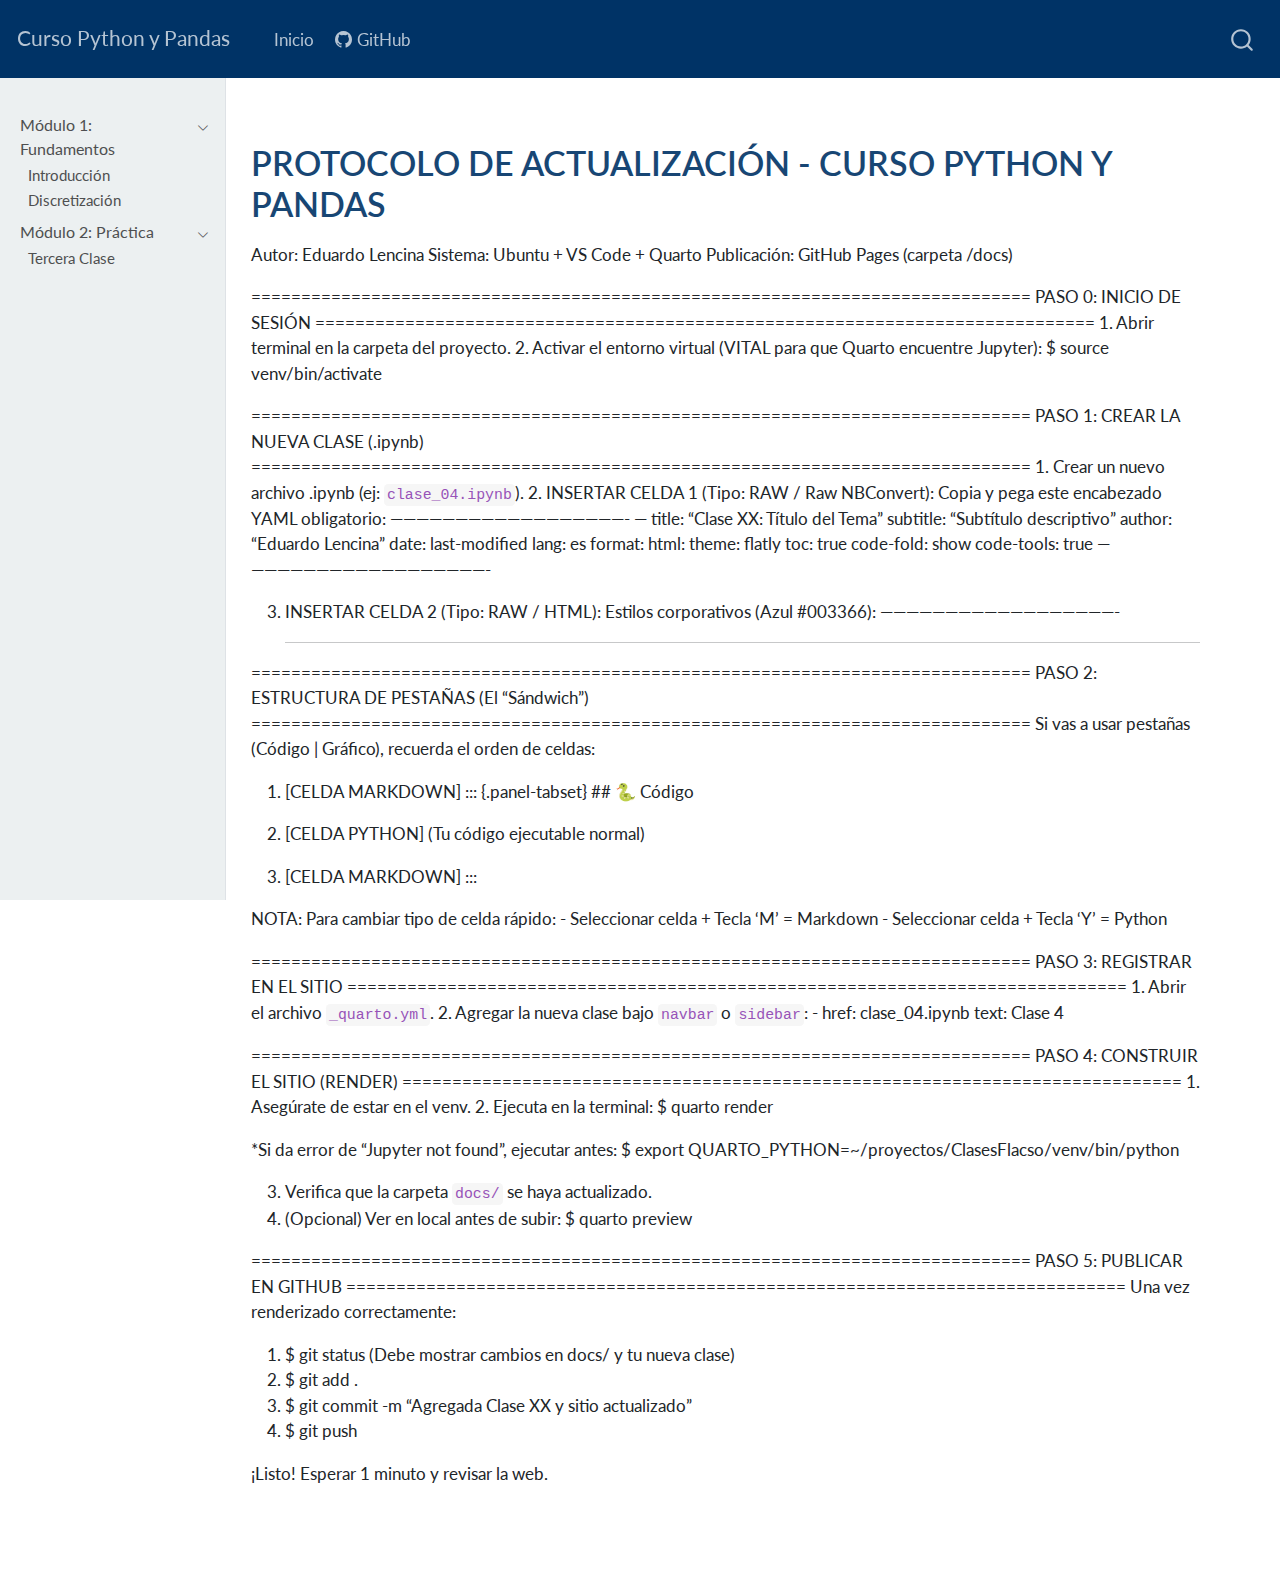
<file: docs/Readme.html>
<!DOCTYPE html>
<html xmlns="http://www.w3.org/1999/xhtml" lang="en" xml:lang="en"><head>

<meta charset="utf-8">
<meta name="generator" content="quarto-1.3.450">

<meta name="viewport" content="width=device-width, initial-scale=1.0, user-scalable=yes">


<title>Curso Python y Pandas – readme</title>
<style>
code{white-space: pre-wrap;}
span.smallcaps{font-variant: small-caps;}
div.columns{display: flex; gap: min(4vw, 1.5em);}
div.column{flex: auto; overflow-x: auto;}
div.hanging-indent{margin-left: 1.5em; text-indent: -1.5em;}
ul.task-list{list-style: none;}
ul.task-list li input[type="checkbox"] {
  width: 0.8em;
  margin: 0 0.8em 0.2em -1em; /* quarto-specific, see https://github.com/quarto-dev/quarto-cli/issues/4556 */ 
  vertical-align: middle;
}
</style>


<script src="site_libs/quarto-nav/quarto-nav.js"></script>
<script src="site_libs/quarto-nav/headroom.min.js"></script>
<script src="site_libs/clipboard/clipboard.min.js"></script>
<script src="site_libs/quarto-search/autocomplete.umd.js"></script>
<script src="site_libs/quarto-search/fuse.min.js"></script>
<script src="site_libs/quarto-search/quarto-search.js"></script>
<meta name="quarto:offset" content="./">
<script src="site_libs/quarto-html/quarto.js"></script>
<script src="site_libs/quarto-html/popper.min.js"></script>
<script src="site_libs/quarto-html/tippy.umd.min.js"></script>
<script src="site_libs/quarto-html/anchor.min.js"></script>
<link href="site_libs/quarto-html/tippy.css" rel="stylesheet">
<link href="site_libs/quarto-html/quarto-syntax-highlighting.css" rel="stylesheet" id="quarto-text-highlighting-styles">
<script src="site_libs/bootstrap/bootstrap.min.js"></script>
<link href="site_libs/bootstrap/bootstrap-icons.css" rel="stylesheet">
<link href="site_libs/bootstrap/bootstrap.min.css" rel="stylesheet" id="quarto-bootstrap" data-mode="light">
<script id="quarto-search-options" type="application/json">{
  "location": "navbar",
  "copy-button": false,
  "collapse-after": 3,
  "panel-placement": "end",
  "type": "overlay",
  "limit": 20,
  "language": {
    "search-no-results-text": "No results",
    "search-matching-documents-text": "matching documents",
    "search-copy-link-title": "Copy link to search",
    "search-hide-matches-text": "Hide additional matches",
    "search-more-match-text": "more match in this document",
    "search-more-matches-text": "more matches in this document",
    "search-clear-button-title": "Clear",
    "search-detached-cancel-button-title": "Cancel",
    "search-submit-button-title": "Submit",
    "search-label": "Search"
  }
}</script>


</head>

<body class="nav-sidebar docked nav-fixed fullcontent">

<div id="quarto-search-results"></div>
  <header id="quarto-header" class="headroom fixed-top">
    <nav class="navbar navbar-expand-lg navbar-dark ">
      <div class="navbar-container container-fluid">
      <div class="navbar-brand-container">
    <a class="navbar-brand" href="./index.html">
    <span class="navbar-title">Curso Python y Pandas</span>
    </a>
  </div>
            <div id="quarto-search" class="" title="Search"></div>
          <button class="navbar-toggler" type="button" data-bs-toggle="collapse" data-bs-target="#navbarCollapse" aria-controls="navbarCollapse" aria-expanded="false" aria-label="Toggle navigation" onclick="if (window.quartoToggleHeadroom) { window.quartoToggleHeadroom(); }">
  <span class="navbar-toggler-icon"></span>
</button>
          <div class="collapse navbar-collapse" id="navbarCollapse">
            <ul class="navbar-nav navbar-nav-scroll me-auto">
  <li class="nav-item">
    <a class="nav-link" href="./index.html" rel="" target="">
 <span class="menu-text">Inicio</span></a>
  </li>  
  <li class="nav-item">
    <a class="nav-link" href="https://github.com/EduardoQuantum/Python" rel="" target=""><i class="bi bi-github" role="img">
</i> 
 <span class="menu-text">GitHub</span></a>
  </li>  
</ul>
            <div class="quarto-navbar-tools ms-auto">
</div>
          </div> <!-- /navcollapse -->
      </div> <!-- /container-fluid -->
    </nav>
  <nav class="quarto-secondary-nav">
    <div class="container-fluid d-flex">
      <button type="button" class="quarto-btn-toggle btn" data-bs-toggle="collapse" data-bs-target="#quarto-sidebar,#quarto-sidebar-glass" aria-controls="quarto-sidebar" aria-expanded="false" aria-label="Toggle sidebar navigation" onclick="if (window.quartoToggleHeadroom) { window.quartoToggleHeadroom(); }">
        <i class="bi bi-layout-text-sidebar-reverse"></i>
      </button>
      <nav class="quarto-page-breadcrumbs" aria-label="breadcrumb"><ol class="breadcrumb"></ol></nav>
      <a class="flex-grow-1" role="button" data-bs-toggle="collapse" data-bs-target="#quarto-sidebar,#quarto-sidebar-glass" aria-controls="quarto-sidebar" aria-expanded="false" aria-label="Toggle sidebar navigation" onclick="if (window.quartoToggleHeadroom) { window.quartoToggleHeadroom(); }">      
      </a>
    </div>
  </nav>
</header>
<!-- content -->
<div id="quarto-content" class="quarto-container page-columns page-rows-contents page-layout-article page-navbar">
<!-- sidebar -->
  <nav id="quarto-sidebar" class="sidebar collapse collapse-horizontal sidebar-navigation docked overflow-auto">
    <div class="sidebar-menu-container"> 
    <ul class="list-unstyled mt-1">
        <li class="sidebar-item sidebar-item-section">
      <div class="sidebar-item-container"> 
            <a class="sidebar-item-text sidebar-link text-start" data-bs-toggle="collapse" data-bs-target="#quarto-sidebar-section-1" aria-expanded="true">
 <span class="menu-text">Módulo 1: Fundamentos</span></a>
          <a class="sidebar-item-toggle text-start" data-bs-toggle="collapse" data-bs-target="#quarto-sidebar-section-1" aria-expanded="true" aria-label="Toggle section">
            <i class="bi bi-chevron-right ms-2"></i>
          </a> 
      </div>
      <ul id="quarto-sidebar-section-1" class="collapse list-unstyled sidebar-section depth1 show">  
          <li class="sidebar-item">
  <div class="sidebar-item-container"> 
  <a href="./clase_01.html" class="sidebar-item-text sidebar-link">
 <span class="menu-text">Introducción</span></a>
  </div>
</li>
          <li class="sidebar-item">
  <div class="sidebar-item-container"> 
  <a href="./clase_02.html" class="sidebar-item-text sidebar-link">
 <span class="menu-text">Discretización</span></a>
  </div>
</li>
      </ul>
  </li>
        <li class="sidebar-item sidebar-item-section">
      <div class="sidebar-item-container"> 
            <a class="sidebar-item-text sidebar-link text-start" data-bs-toggle="collapse" data-bs-target="#quarto-sidebar-section-2" aria-expanded="true">
 <span class="menu-text">Módulo 2: Práctica</span></a>
          <a class="sidebar-item-toggle text-start" data-bs-toggle="collapse" data-bs-target="#quarto-sidebar-section-2" aria-expanded="true" aria-label="Toggle section">
            <i class="bi bi-chevron-right ms-2"></i>
          </a> 
      </div>
      <ul id="quarto-sidebar-section-2" class="collapse list-unstyled sidebar-section depth1 show">  
          <li class="sidebar-item">
  <div class="sidebar-item-container"> 
  <a href="./clase_03.html" class="sidebar-item-text sidebar-link">
 <span class="menu-text">Tercera Clase</span></a>
  </div>
</li>
      </ul>
  </li>
    </ul>
    </div>
</nav>
<div id="quarto-sidebar-glass" data-bs-toggle="collapse" data-bs-target="#quarto-sidebar,#quarto-sidebar-glass"></div>
<!-- margin-sidebar -->
    
<!-- main -->
<main class="content" id="quarto-document-content">



<section id="protocolo-de-actualización---curso-python-y-pandas" class="level1">
<h1>PROTOCOLO DE ACTUALIZACIÓN - CURSO PYTHON Y PANDAS</h1>
<p>Autor: Eduardo Lencina Sistema: Ubuntu + VS Code + Quarto Publicación: GitHub Pages (carpeta /docs)</p>
<p>============================================================================== PASO 0: INICIO DE SESIÓN ============================================================================== 1. Abrir terminal en la carpeta del proyecto. 2. Activar el entorno virtual (VITAL para que Quarto encuentre Jupyter): $ source venv/bin/activate</p>
<p>============================================================================== PASO 1: CREAR LA NUEVA CLASE (.ipynb) ============================================================================== 1. Crear un nuevo archivo .ipynb (ej: <code>clase_04.ipynb</code>). 2. INSERTAR CELDA 1 (Tipo: RAW / Raw NBConvert): Copia y pega este encabezado YAML obligatorio: ——————————————————- — title: “Clase XX: Título del Tema” subtitle: “Subtítulo descriptivo” author: “Eduardo Lencina” date: last-modified lang: es format: html: theme: flatly toc: true code-fold: show code-tools: true — ——————————————————-</p>
<ol start="3" type="1">
<li>INSERTAR CELDA 2 (Tipo: RAW / HTML): Estilos corporativos (Azul #003366): ——————————————————-
<style>
  h1, h2, h3, h4 { color: #003366 !important; }
  a { color: #003366; }
  .callout-header { background-color: #003366 !important; color: white !important; }
</style>
<hr></li>
</ol>
<p>============================================================================== PASO 2: ESTRUCTURA DE PESTAÑAS (El “Sándwich”) ============================================================================== Si vas a usar pestañas (Código | Gráfico), recuerda el orden de celdas:</p>
<ol type="1">
<li><p>[CELDA MARKDOWN] ::: {.panel-tabset} ## 🐍 Código</p></li>
<li><p>[CELDA PYTHON] (Tu código ejecutable normal)</p></li>
<li><p>[CELDA MARKDOWN] :::</p></li>
</ol>
<p>NOTA: Para cambiar tipo de celda rápido: - Seleccionar celda + Tecla ‘M’ = Markdown - Seleccionar celda + Tecla ‘Y’ = Python</p>
<p>============================================================================== PASO 3: REGISTRAR EN EL SITIO ============================================================================== 1. Abrir el archivo <code>_quarto.yml</code>. 2. Agregar la nueva clase bajo <code>navbar</code> o <code>sidebar</code>: - href: clase_04.ipynb text: Clase 4</p>
<p>============================================================================== PASO 4: CONSTRUIR EL SITIO (RENDER) ============================================================================== 1. Asegúrate de estar en el venv. 2. Ejecuta en la terminal: $ quarto render</p>
<p>*Si da error de “Jupyter not found”, ejecutar antes: $ export QUARTO_PYTHON=~/proyectos/ClasesFlacso/venv/bin/python</p>
<ol start="3" type="1">
<li>Verifica que la carpeta <code>docs/</code> se haya actualizado.</li>
<li>(Opcional) Ver en local antes de subir: $ quarto preview</li>
</ol>
<p>============================================================================== PASO 5: PUBLICAR EN GITHUB ============================================================================== Una vez renderizado correctamente:</p>
<ol type="1">
<li>$ git status (Debe mostrar cambios en docs/ y tu nueva clase)</li>
<li>$ git add .</li>
<li>$ git commit -m “Agregada Clase XX y sitio actualizado”</li>
<li>$ git push</li>
</ol>
<p>¡Listo! Esperar 1 minuto y revisar la web.</p>


</section>

</main> <!-- /main -->
<script id="quarto-html-after-body" type="application/javascript">
window.document.addEventListener("DOMContentLoaded", function (event) {
  const toggleBodyColorMode = (bsSheetEl) => {
    const mode = bsSheetEl.getAttribute("data-mode");
    const bodyEl = window.document.querySelector("body");
    if (mode === "dark") {
      bodyEl.classList.add("quarto-dark");
      bodyEl.classList.remove("quarto-light");
    } else {
      bodyEl.classList.add("quarto-light");
      bodyEl.classList.remove("quarto-dark");
    }
  }
  const toggleBodyColorPrimary = () => {
    const bsSheetEl = window.document.querySelector("link#quarto-bootstrap");
    if (bsSheetEl) {
      toggleBodyColorMode(bsSheetEl);
    }
  }
  toggleBodyColorPrimary();  
  const icon = "";
  const anchorJS = new window.AnchorJS();
  anchorJS.options = {
    placement: 'right',
    icon: icon
  };
  anchorJS.add('.anchored');
  const isCodeAnnotation = (el) => {
    for (const clz of el.classList) {
      if (clz.startsWith('code-annotation-')) {                     
        return true;
      }
    }
    return false;
  }
  const clipboard = new window.ClipboardJS('.code-copy-button', {
    text: function(trigger) {
      const codeEl = trigger.previousElementSibling.cloneNode(true);
      for (const childEl of codeEl.children) {
        if (isCodeAnnotation(childEl)) {
          childEl.remove();
        }
      }
      return codeEl.innerText;
    }
  });
  clipboard.on('success', function(e) {
    // button target
    const button = e.trigger;
    // don't keep focus
    button.blur();
    // flash "checked"
    button.classList.add('code-copy-button-checked');
    var currentTitle = button.getAttribute("title");
    button.setAttribute("title", "Copied!");
    let tooltip;
    if (window.bootstrap) {
      button.setAttribute("data-bs-toggle", "tooltip");
      button.setAttribute("data-bs-placement", "left");
      button.setAttribute("data-bs-title", "Copied!");
      tooltip = new bootstrap.Tooltip(button, 
        { trigger: "manual", 
          customClass: "code-copy-button-tooltip",
          offset: [0, -8]});
      tooltip.show();    
    }
    setTimeout(function() {
      if (tooltip) {
        tooltip.hide();
        button.removeAttribute("data-bs-title");
        button.removeAttribute("data-bs-toggle");
        button.removeAttribute("data-bs-placement");
      }
      button.setAttribute("title", currentTitle);
      button.classList.remove('code-copy-button-checked');
    }, 1000);
    // clear code selection
    e.clearSelection();
  });
  function tippyHover(el, contentFn) {
    const config = {
      allowHTML: true,
      content: contentFn,
      maxWidth: 500,
      delay: 100,
      arrow: false,
      appendTo: function(el) {
          return el.parentElement;
      },
      interactive: true,
      interactiveBorder: 10,
      theme: 'quarto',
      placement: 'bottom-start'
    };
    window.tippy(el, config); 
  }
  const noterefs = window.document.querySelectorAll('a[role="doc-noteref"]');
  for (var i=0; i<noterefs.length; i++) {
    const ref = noterefs[i];
    tippyHover(ref, function() {
      // use id or data attribute instead here
      let href = ref.getAttribute('data-footnote-href') || ref.getAttribute('href');
      try { href = new URL(href).hash; } catch {}
      const id = href.replace(/^#\/?/, "");
      const note = window.document.getElementById(id);
      return note.innerHTML;
    });
  }
      let selectedAnnoteEl;
      const selectorForAnnotation = ( cell, annotation) => {
        let cellAttr = 'data-code-cell="' + cell + '"';
        let lineAttr = 'data-code-annotation="' +  annotation + '"';
        const selector = 'span[' + cellAttr + '][' + lineAttr + ']';
        return selector;
      }
      const selectCodeLines = (annoteEl) => {
        const doc = window.document;
        const targetCell = annoteEl.getAttribute("data-target-cell");
        const targetAnnotation = annoteEl.getAttribute("data-target-annotation");
        const annoteSpan = window.document.querySelector(selectorForAnnotation(targetCell, targetAnnotation));
        const lines = annoteSpan.getAttribute("data-code-lines").split(",");
        const lineIds = lines.map((line) => {
          return targetCell + "-" + line;
        })
        let top = null;
        let height = null;
        let parent = null;
        if (lineIds.length > 0) {
            //compute the position of the single el (top and bottom and make a div)
            const el = window.document.getElementById(lineIds[0]);
            top = el.offsetTop;
            height = el.offsetHeight;
            parent = el.parentElement.parentElement;
          if (lineIds.length > 1) {
            const lastEl = window.document.getElementById(lineIds[lineIds.length - 1]);
            const bottom = lastEl.offsetTop + lastEl.offsetHeight;
            height = bottom - top;
          }
          if (top !== null && height !== null && parent !== null) {
            // cook up a div (if necessary) and position it 
            let div = window.document.getElementById("code-annotation-line-highlight");
            if (div === null) {
              div = window.document.createElement("div");
              div.setAttribute("id", "code-annotation-line-highlight");
              div.style.position = 'absolute';
              parent.appendChild(div);
            }
            div.style.top = top - 2 + "px";
            div.style.height = height + 4 + "px";
            let gutterDiv = window.document.getElementById("code-annotation-line-highlight-gutter");
            if (gutterDiv === null) {
              gutterDiv = window.document.createElement("div");
              gutterDiv.setAttribute("id", "code-annotation-line-highlight-gutter");
              gutterDiv.style.position = 'absolute';
              const codeCell = window.document.getElementById(targetCell);
              const gutter = codeCell.querySelector('.code-annotation-gutter');
              gutter.appendChild(gutterDiv);
            }
            gutterDiv.style.top = top - 2 + "px";
            gutterDiv.style.height = height + 4 + "px";
          }
          selectedAnnoteEl = annoteEl;
        }
      };
      const unselectCodeLines = () => {
        const elementsIds = ["code-annotation-line-highlight", "code-annotation-line-highlight-gutter"];
        elementsIds.forEach((elId) => {
          const div = window.document.getElementById(elId);
          if (div) {
            div.remove();
          }
        });
        selectedAnnoteEl = undefined;
      };
      // Attach click handler to the DT
      const annoteDls = window.document.querySelectorAll('dt[data-target-cell]');
      for (const annoteDlNode of annoteDls) {
        annoteDlNode.addEventListener('click', (event) => {
          const clickedEl = event.target;
          if (clickedEl !== selectedAnnoteEl) {
            unselectCodeLines();
            const activeEl = window.document.querySelector('dt[data-target-cell].code-annotation-active');
            if (activeEl) {
              activeEl.classList.remove('code-annotation-active');
            }
            selectCodeLines(clickedEl);
            clickedEl.classList.add('code-annotation-active');
          } else {
            // Unselect the line
            unselectCodeLines();
            clickedEl.classList.remove('code-annotation-active');
          }
        });
      }
  const findCites = (el) => {
    const parentEl = el.parentElement;
    if (parentEl) {
      const cites = parentEl.dataset.cites;
      if (cites) {
        return {
          el,
          cites: cites.split(' ')
        };
      } else {
        return findCites(el.parentElement)
      }
    } else {
      return undefined;
    }
  };
  var bibliorefs = window.document.querySelectorAll('a[role="doc-biblioref"]');
  for (var i=0; i<bibliorefs.length; i++) {
    const ref = bibliorefs[i];
    const citeInfo = findCites(ref);
    if (citeInfo) {
      tippyHover(citeInfo.el, function() {
        var popup = window.document.createElement('div');
        citeInfo.cites.forEach(function(cite) {
          var citeDiv = window.document.createElement('div');
          citeDiv.classList.add('hanging-indent');
          citeDiv.classList.add('csl-entry');
          var biblioDiv = window.document.getElementById('ref-' + cite);
          if (biblioDiv) {
            citeDiv.innerHTML = biblioDiv.innerHTML;
          }
          popup.appendChild(citeDiv);
        });
        return popup.innerHTML;
      });
    }
  }
});
</script>
</div> <!-- /content -->



</body></html>
</file>
<file: docs/site_libs/quarto-html/tippy.css>
.tippy-box[data-animation=fade][data-state=hidden]{opacity:0}[data-tippy-root]{max-width:calc(100vw - 10px)}.tippy-box{position:relative;background-color:#333;color:#fff;border-radius:4px;font-size:14px;line-height:1.4;white-space:normal;outline:0;transition-property:transform,visibility,opacity}.tippy-box[data-placement^=top]>.tippy-arrow{bottom:0}.tippy-box[data-placement^=top]>.tippy-arrow:before{bottom:-7px;left:0;border-width:8px 8px 0;border-top-color:initial;transform-origin:center top}.tippy-box[data-placement^=bottom]>.tippy-arrow{top:0}.tippy-box[data-placement^=bottom]>.tippy-arrow:before{top:-7px;left:0;border-width:0 8px 8px;border-bottom-color:initial;transform-origin:center bottom}.tippy-box[data-placement^=left]>.tippy-arrow{right:0}.tippy-box[data-placement^=left]>.tippy-arrow:before{border-width:8px 0 8px 8px;border-left-color:initial;right:-7px;transform-origin:center left}.tippy-box[data-placement^=right]>.tippy-arrow{left:0}.tippy-box[data-placement^=right]>.tippy-arrow:before{left:-7px;border-width:8px 8px 8px 0;border-right-color:initial;transform-origin:center right}.tippy-box[data-inertia][data-state=visible]{transition-timing-function:cubic-bezier(.54,1.5,.38,1.11)}.tippy-arrow{width:16px;height:16px;color:#333}.tippy-arrow:before{content:"";position:absolute;border-color:transparent;border-style:solid}.tippy-content{position:relative;padding:5px 9px;z-index:1}
</file>
<file: docs/site_libs/quarto-html/quarto-syntax-highlighting.css>
/* quarto syntax highlight colors */
:root {
  --quarto-hl-ot-color: #003B4F;
  --quarto-hl-at-color: #657422;
  --quarto-hl-ss-color: #20794D;
  --quarto-hl-an-color: #5E5E5E;
  --quarto-hl-fu-color: #4758AB;
  --quarto-hl-st-color: #20794D;
  --quarto-hl-cf-color: #003B4F;
  --quarto-hl-op-color: #5E5E5E;
  --quarto-hl-er-color: #AD0000;
  --quarto-hl-bn-color: #AD0000;
  --quarto-hl-al-color: #AD0000;
  --quarto-hl-va-color: #111111;
  --quarto-hl-bu-color: inherit;
  --quarto-hl-ex-color: inherit;
  --quarto-hl-pp-color: #AD0000;
  --quarto-hl-in-color: #5E5E5E;
  --quarto-hl-vs-color: #20794D;
  --quarto-hl-wa-color: #5E5E5E;
  --quarto-hl-do-color: #5E5E5E;
  --quarto-hl-im-color: #00769E;
  --quarto-hl-ch-color: #20794D;
  --quarto-hl-dt-color: #AD0000;
  --quarto-hl-fl-color: #AD0000;
  --quarto-hl-co-color: #5E5E5E;
  --quarto-hl-cv-color: #5E5E5E;
  --quarto-hl-cn-color: #8f5902;
  --quarto-hl-sc-color: #5E5E5E;
  --quarto-hl-dv-color: #AD0000;
  --quarto-hl-kw-color: #003B4F;
}

/* other quarto variables */
:root {
  --quarto-font-monospace: SFMono-Regular, Menlo, Monaco, Consolas, "Liberation Mono", "Courier New", monospace;
}

pre > code.sourceCode > span {
  color: #003B4F;
}

code span {
  color: #003B4F;
}

code.sourceCode > span {
  color: #003B4F;
}

div.sourceCode,
div.sourceCode pre.sourceCode {
  color: #003B4F;
}

code span.ot {
  color: #003B4F;
  font-style: inherit;
}

code span.at {
  color: #657422;
  font-style: inherit;
}

code span.ss {
  color: #20794D;
  font-style: inherit;
}

code span.an {
  color: #5E5E5E;
  font-style: inherit;
}

code span.fu {
  color: #4758AB;
  font-style: inherit;
}

code span.st {
  color: #20794D;
  font-style: inherit;
}

code span.cf {
  color: #003B4F;
  font-style: inherit;
}

code span.op {
  color: #5E5E5E;
  font-style: inherit;
}

code span.er {
  color: #AD0000;
  font-style: inherit;
}

code span.bn {
  color: #AD0000;
  font-style: inherit;
}

code span.al {
  color: #AD0000;
  font-style: inherit;
}

code span.va {
  color: #111111;
  font-style: inherit;
}

code span.bu {
  font-style: inherit;
}

code span.ex {
  font-style: inherit;
}

code span.pp {
  color: #AD0000;
  font-style: inherit;
}

code span.in {
  color: #5E5E5E;
  font-style: inherit;
}

code span.vs {
  color: #20794D;
  font-style: inherit;
}

code span.wa {
  color: #5E5E5E;
  font-style: italic;
}

code span.do {
  color: #5E5E5E;
  font-style: italic;
}

code span.im {
  color: #00769E;
  font-style: inherit;
}

code span.ch {
  color: #20794D;
  font-style: inherit;
}

code span.dt {
  color: #AD0000;
  font-style: inherit;
}

code span.fl {
  color: #AD0000;
  font-style: inherit;
}

code span.co {
  color: #5E5E5E;
  font-style: inherit;
}

code span.cv {
  color: #5E5E5E;
  font-style: italic;
}

code span.cn {
  color: #8f5902;
  font-style: inherit;
}

code span.sc {
  color: #5E5E5E;
  font-style: inherit;
}

code span.dv {
  color: #AD0000;
  font-style: inherit;
}

code span.kw {
  color: #003B4F;
  font-style: inherit;
}

.prevent-inlining {
  content: "</";
}

/*# sourceMappingURL=debc5d5d77c3f9108843748ff7464032.css.map */
</file>
<file: docs/styles.css>
/* Mis Colores FLACSO */
h1, h2, h3, h4 {
  color: #003366 !important;
}

a {
  color: #003366;
}

.callout-header {
  background-color: #003366 !important;
  color: white !important;
}
</file>
